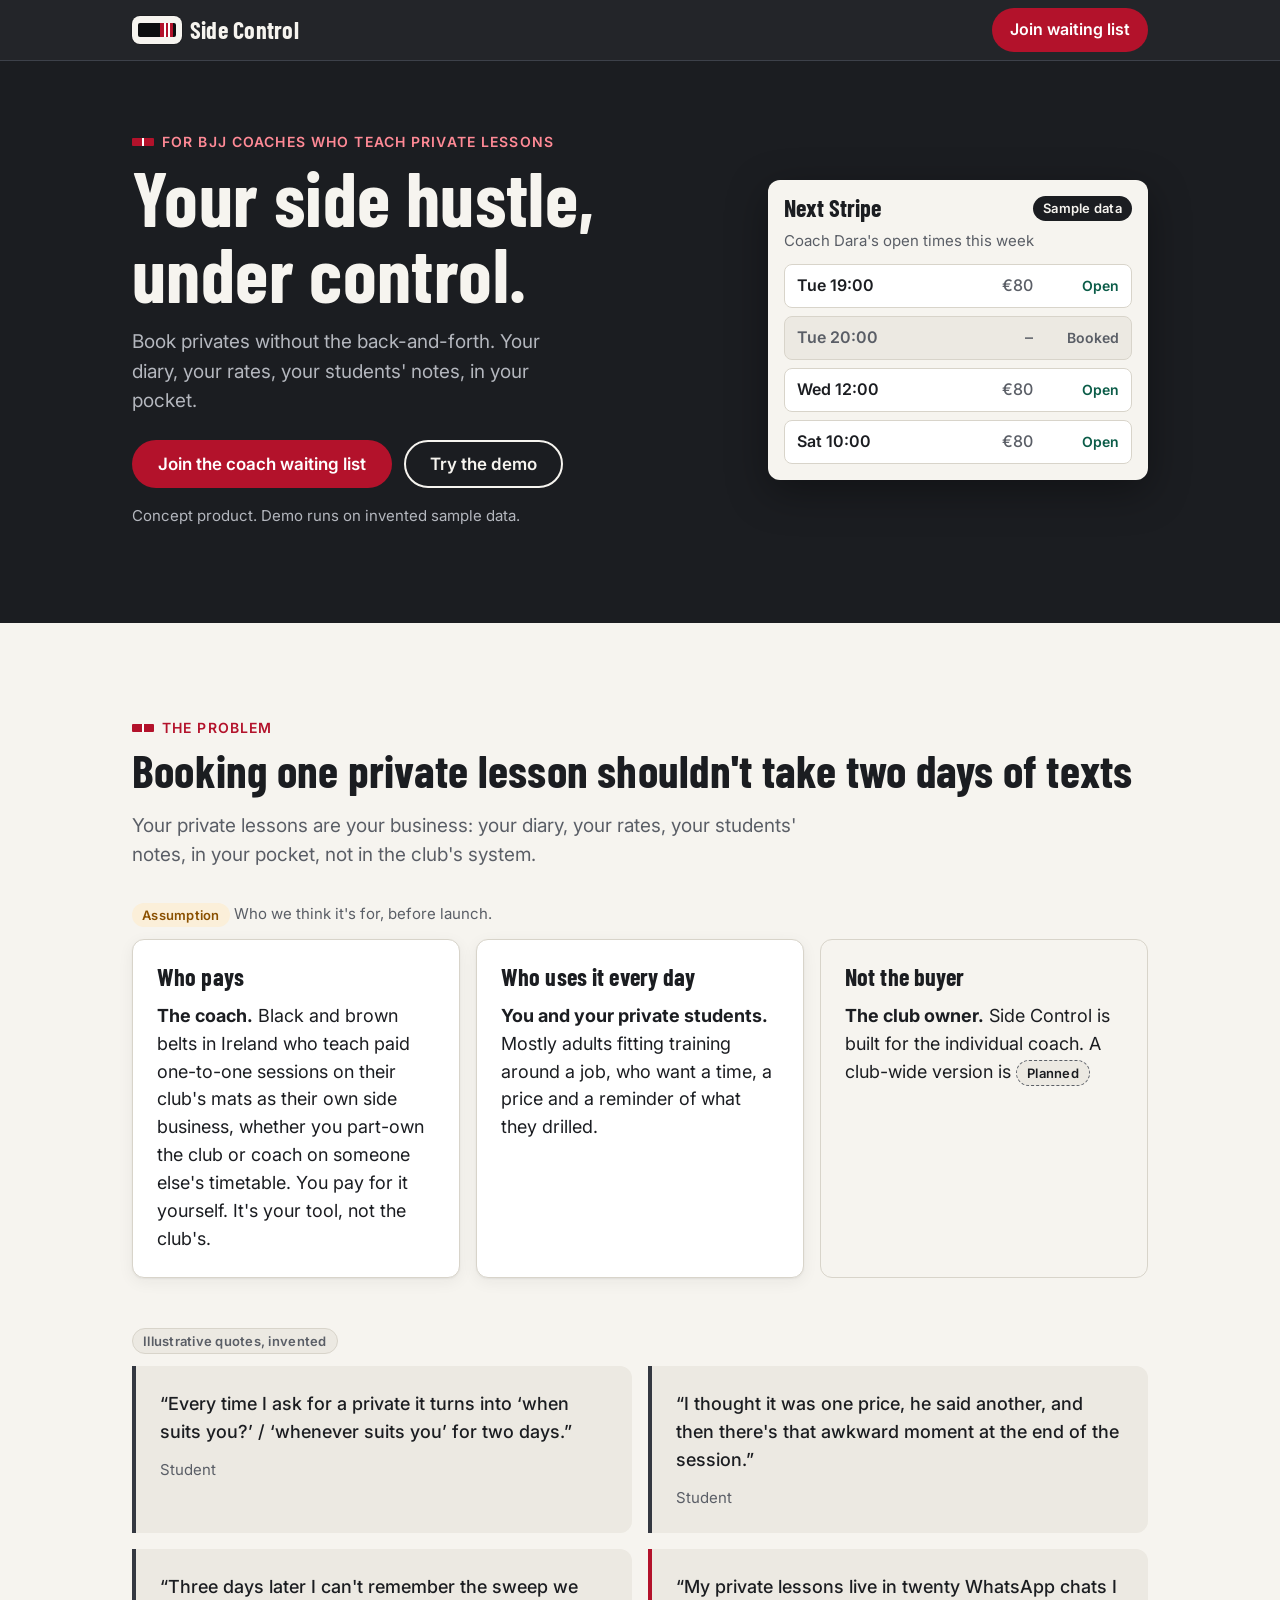
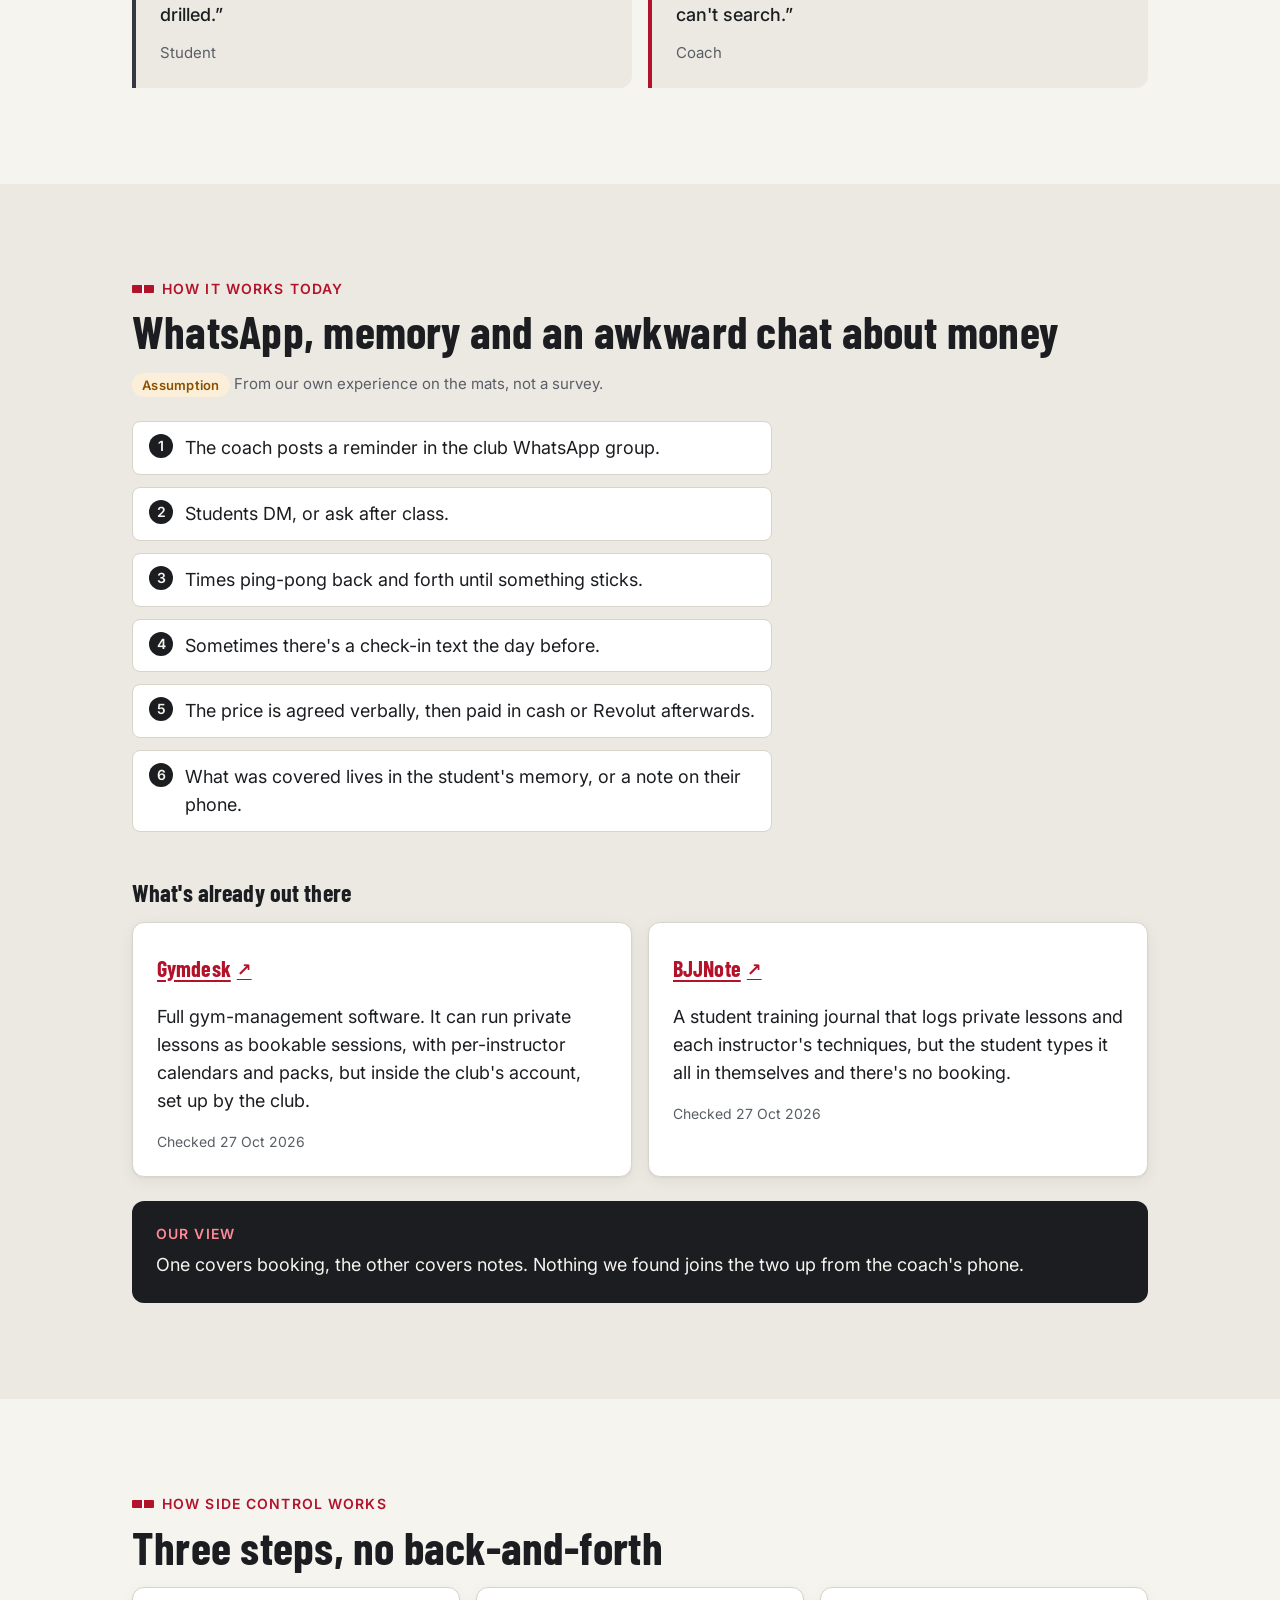
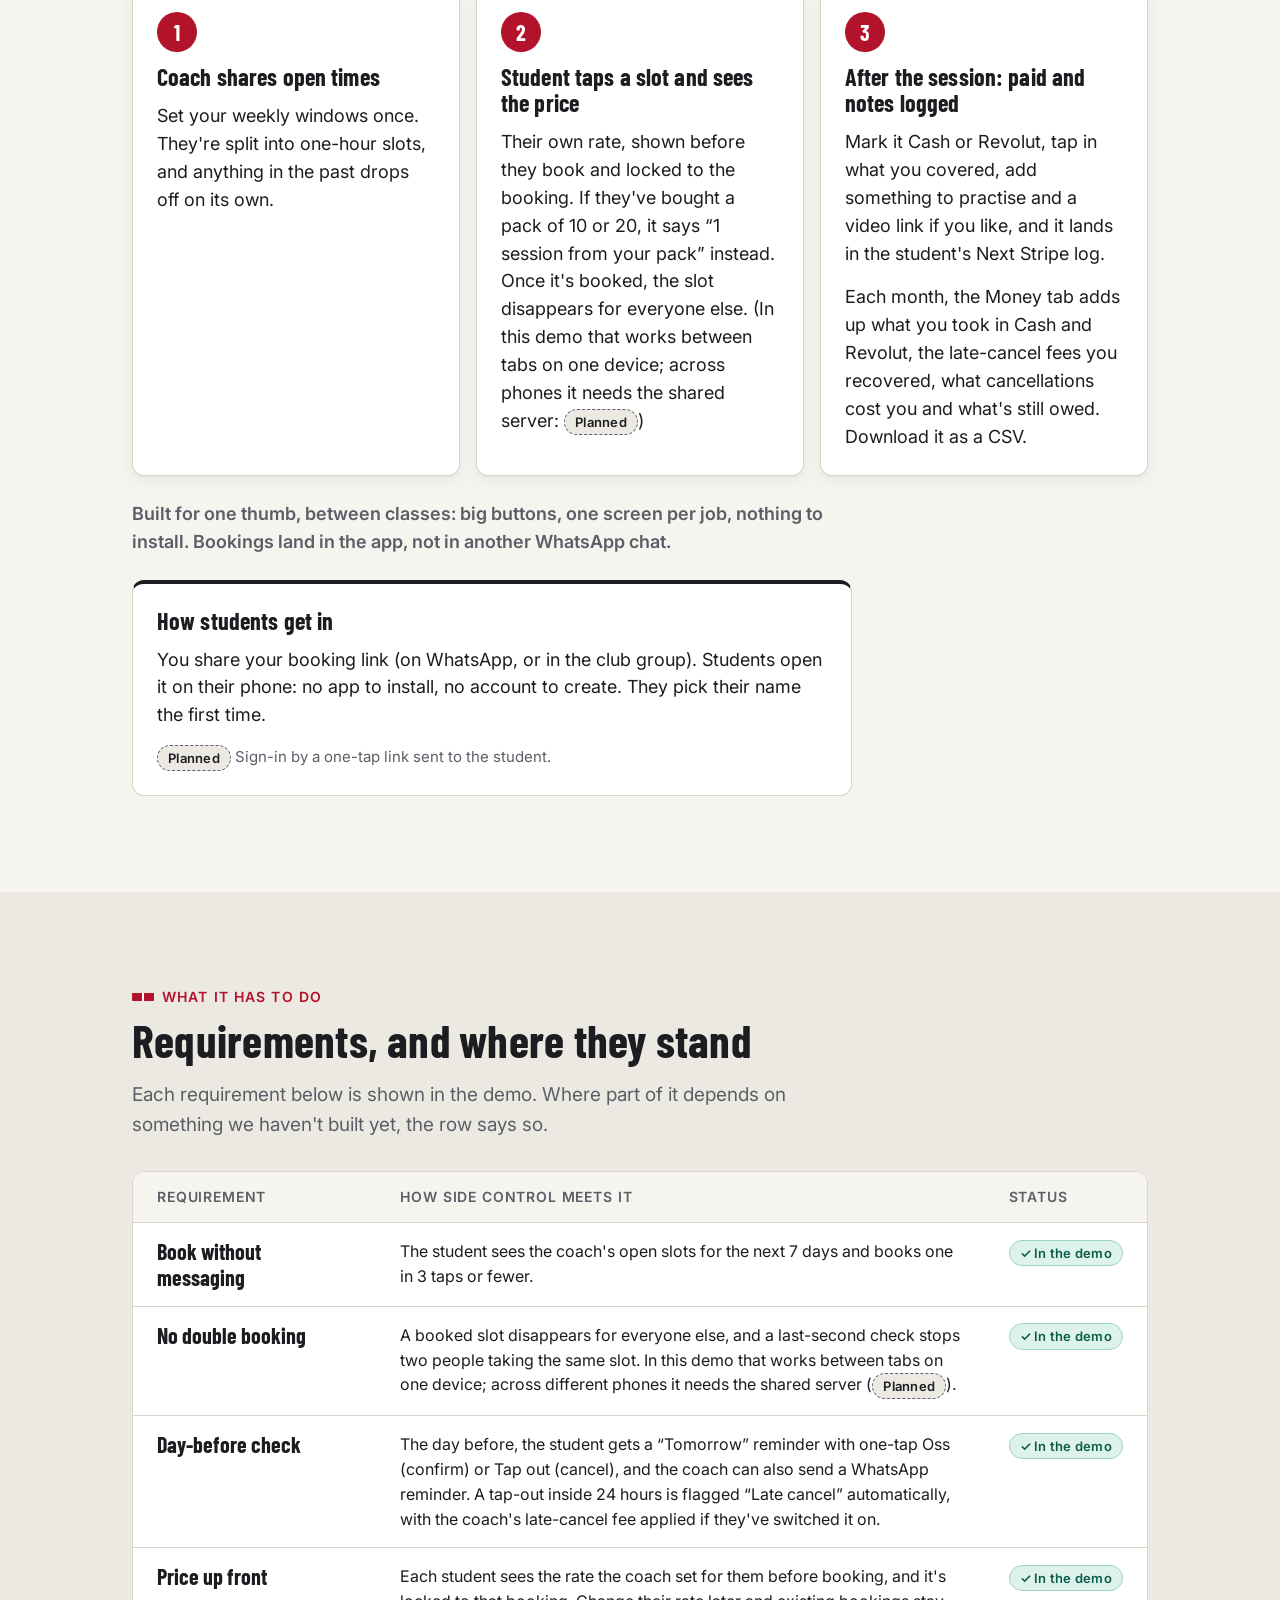
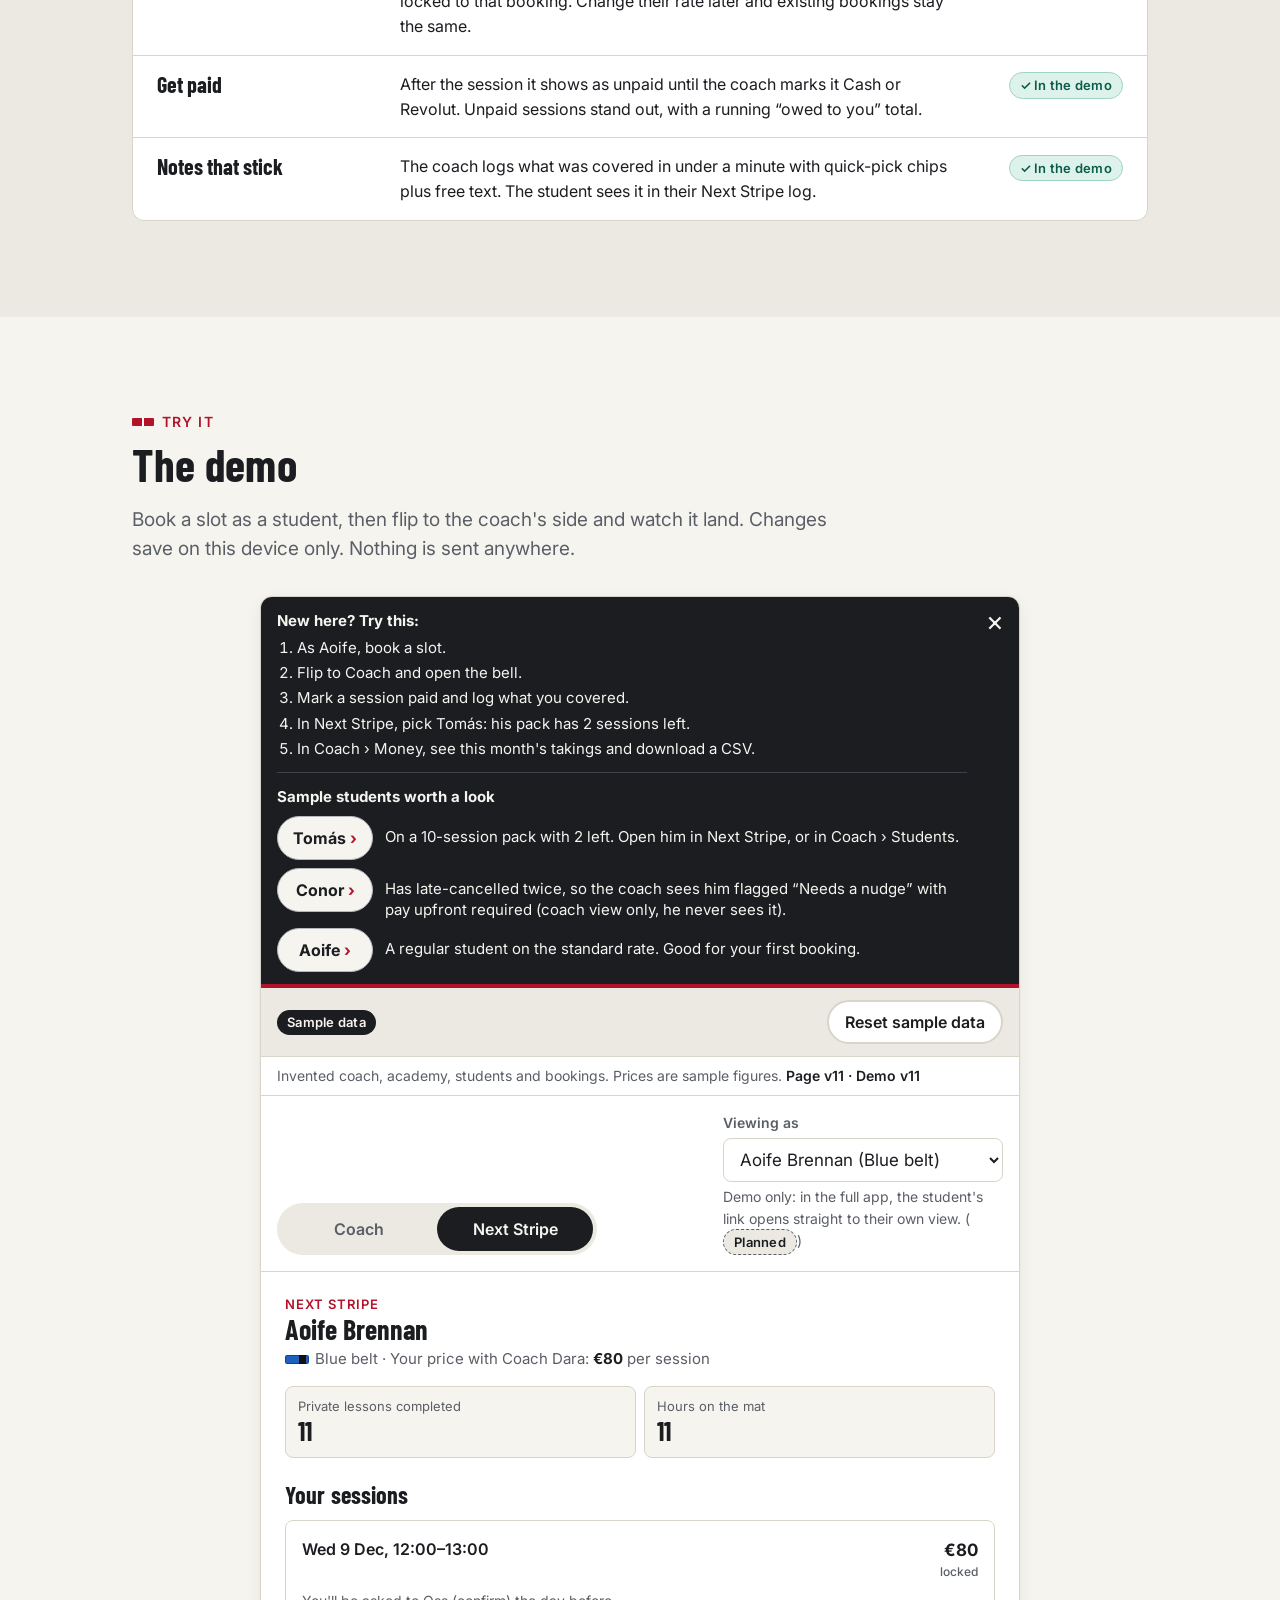
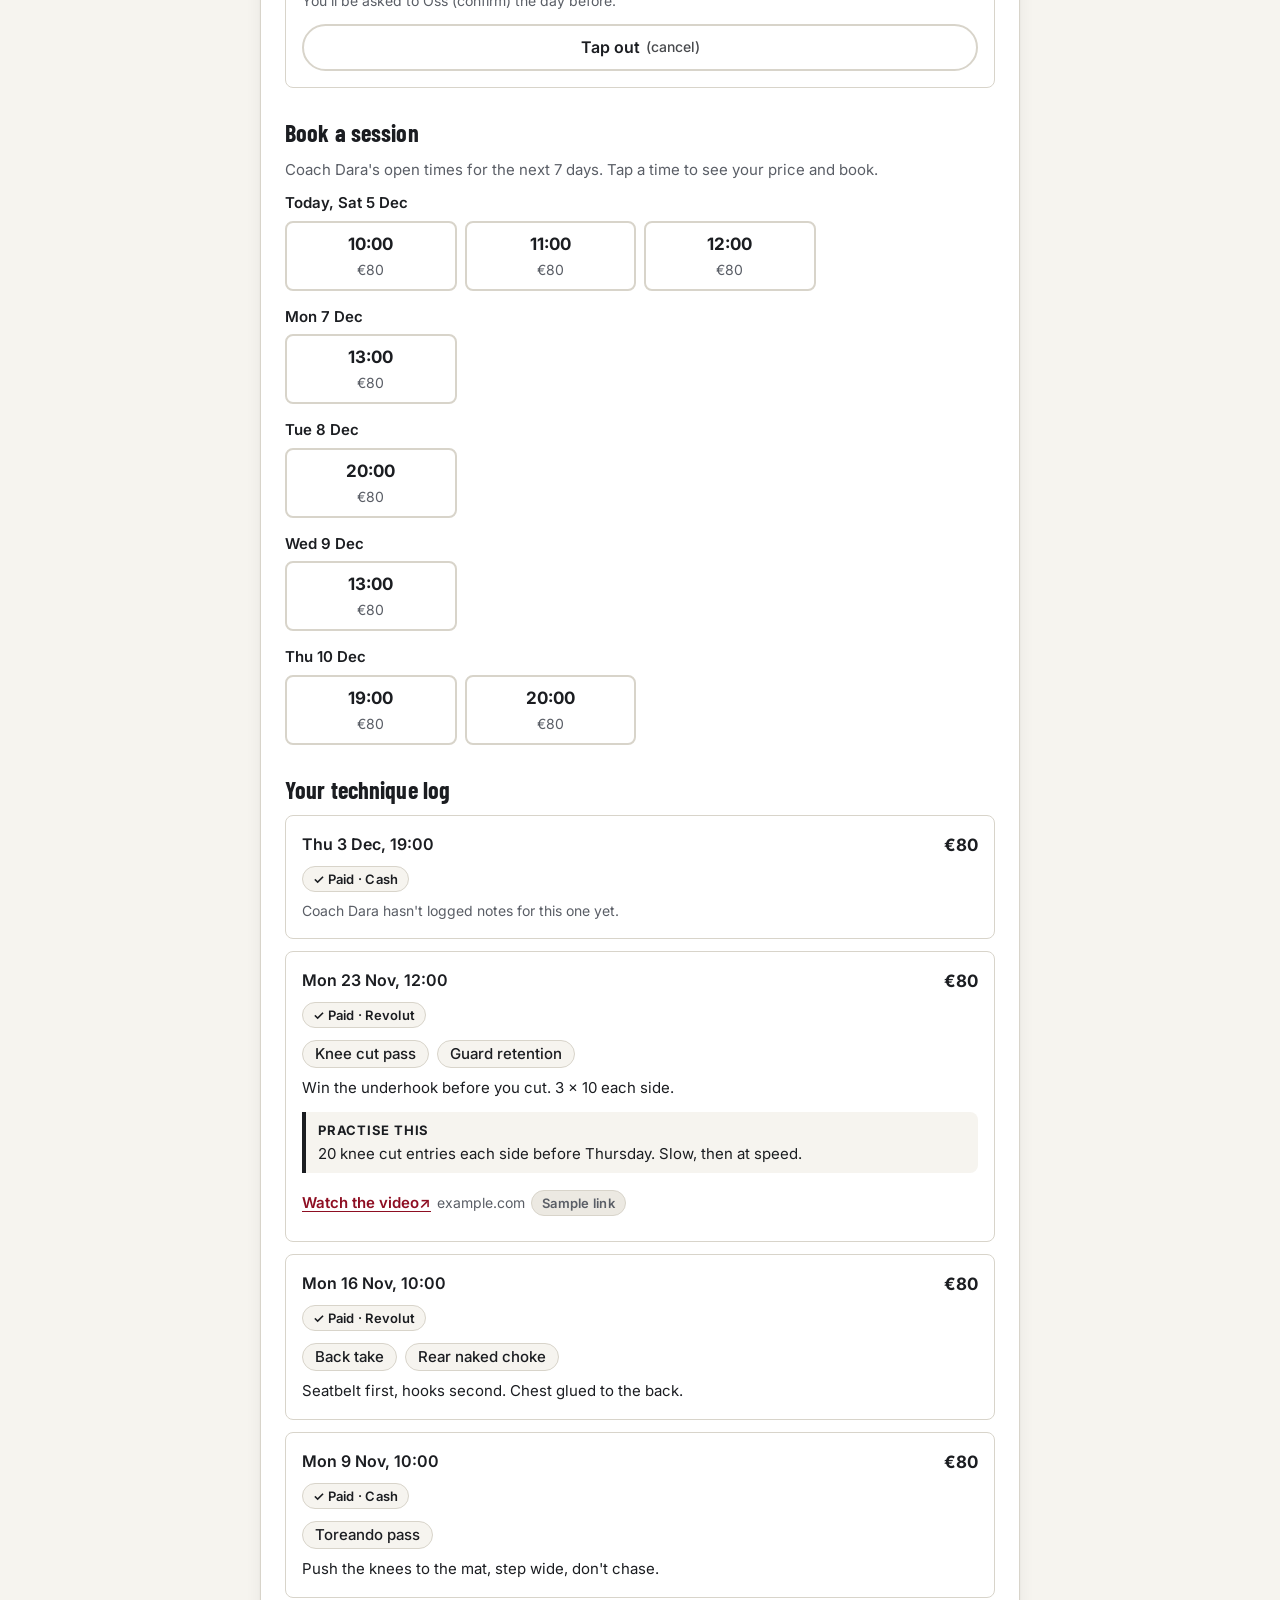
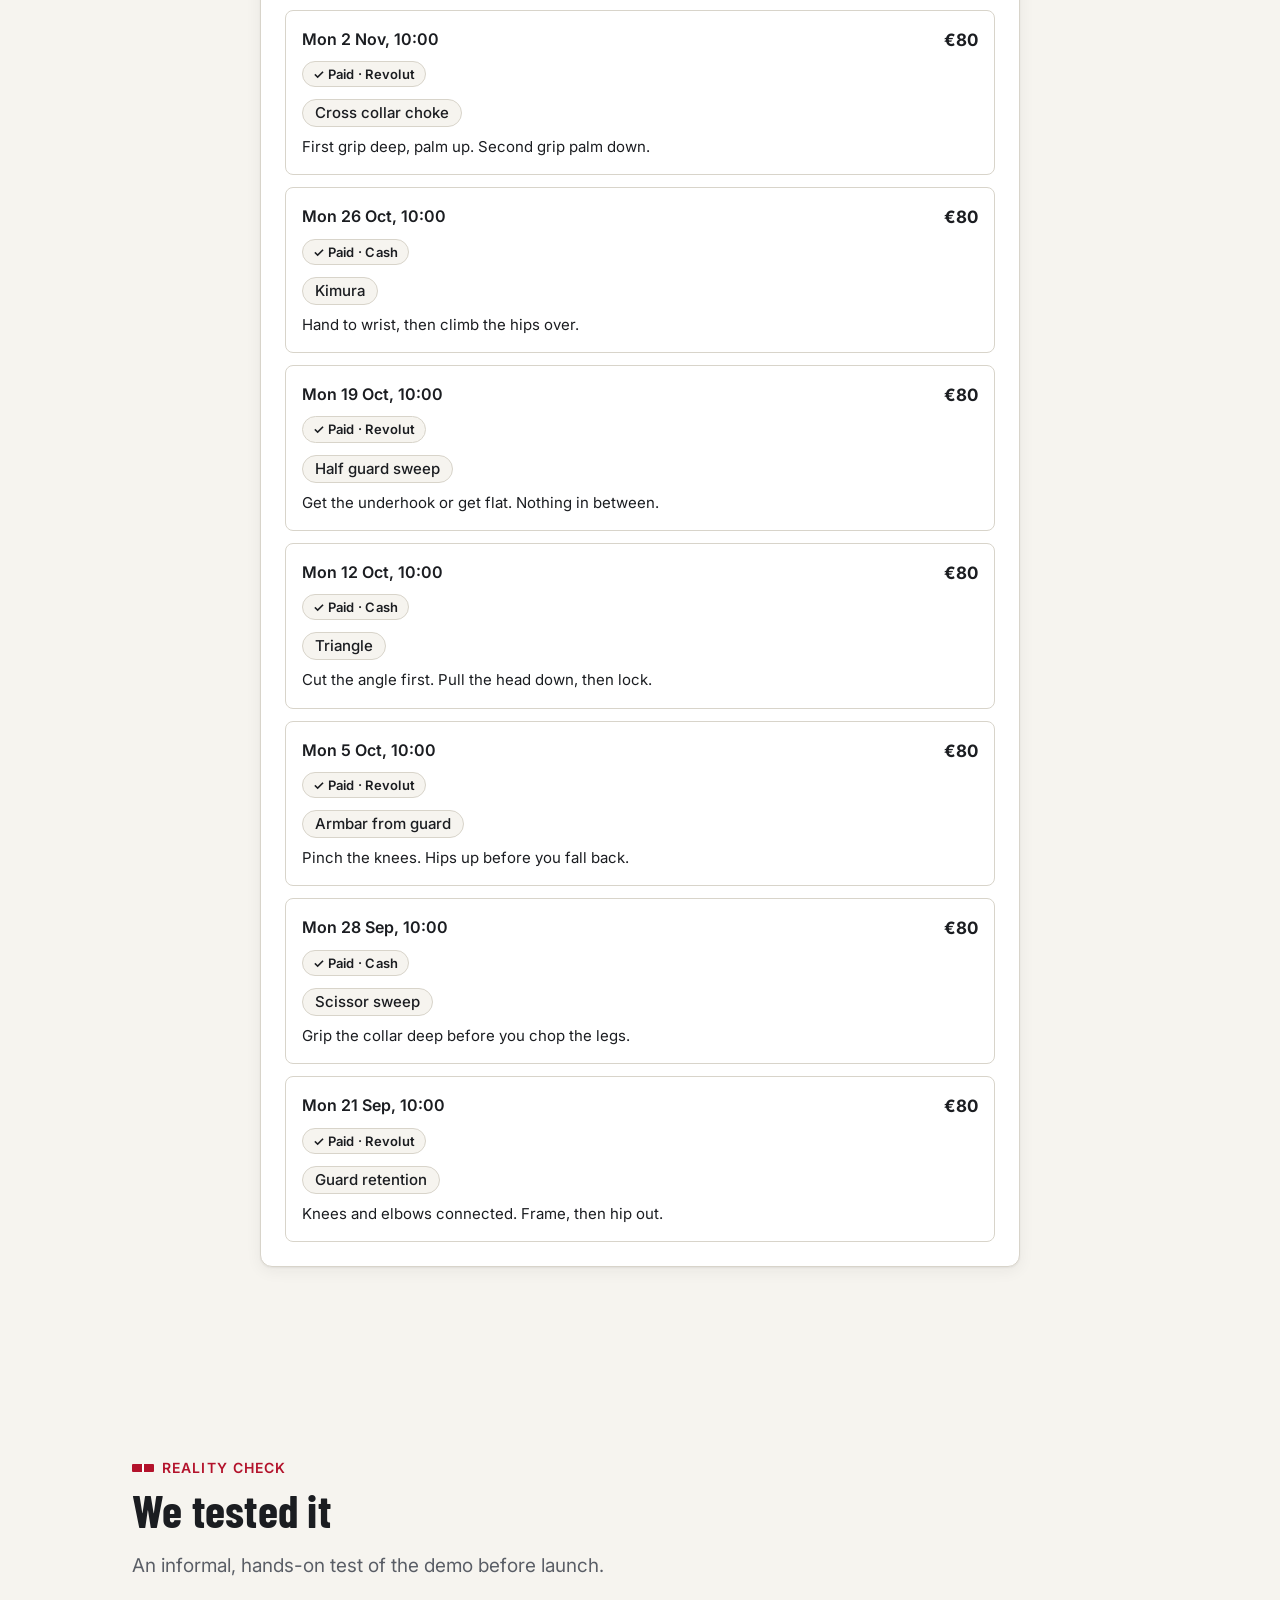
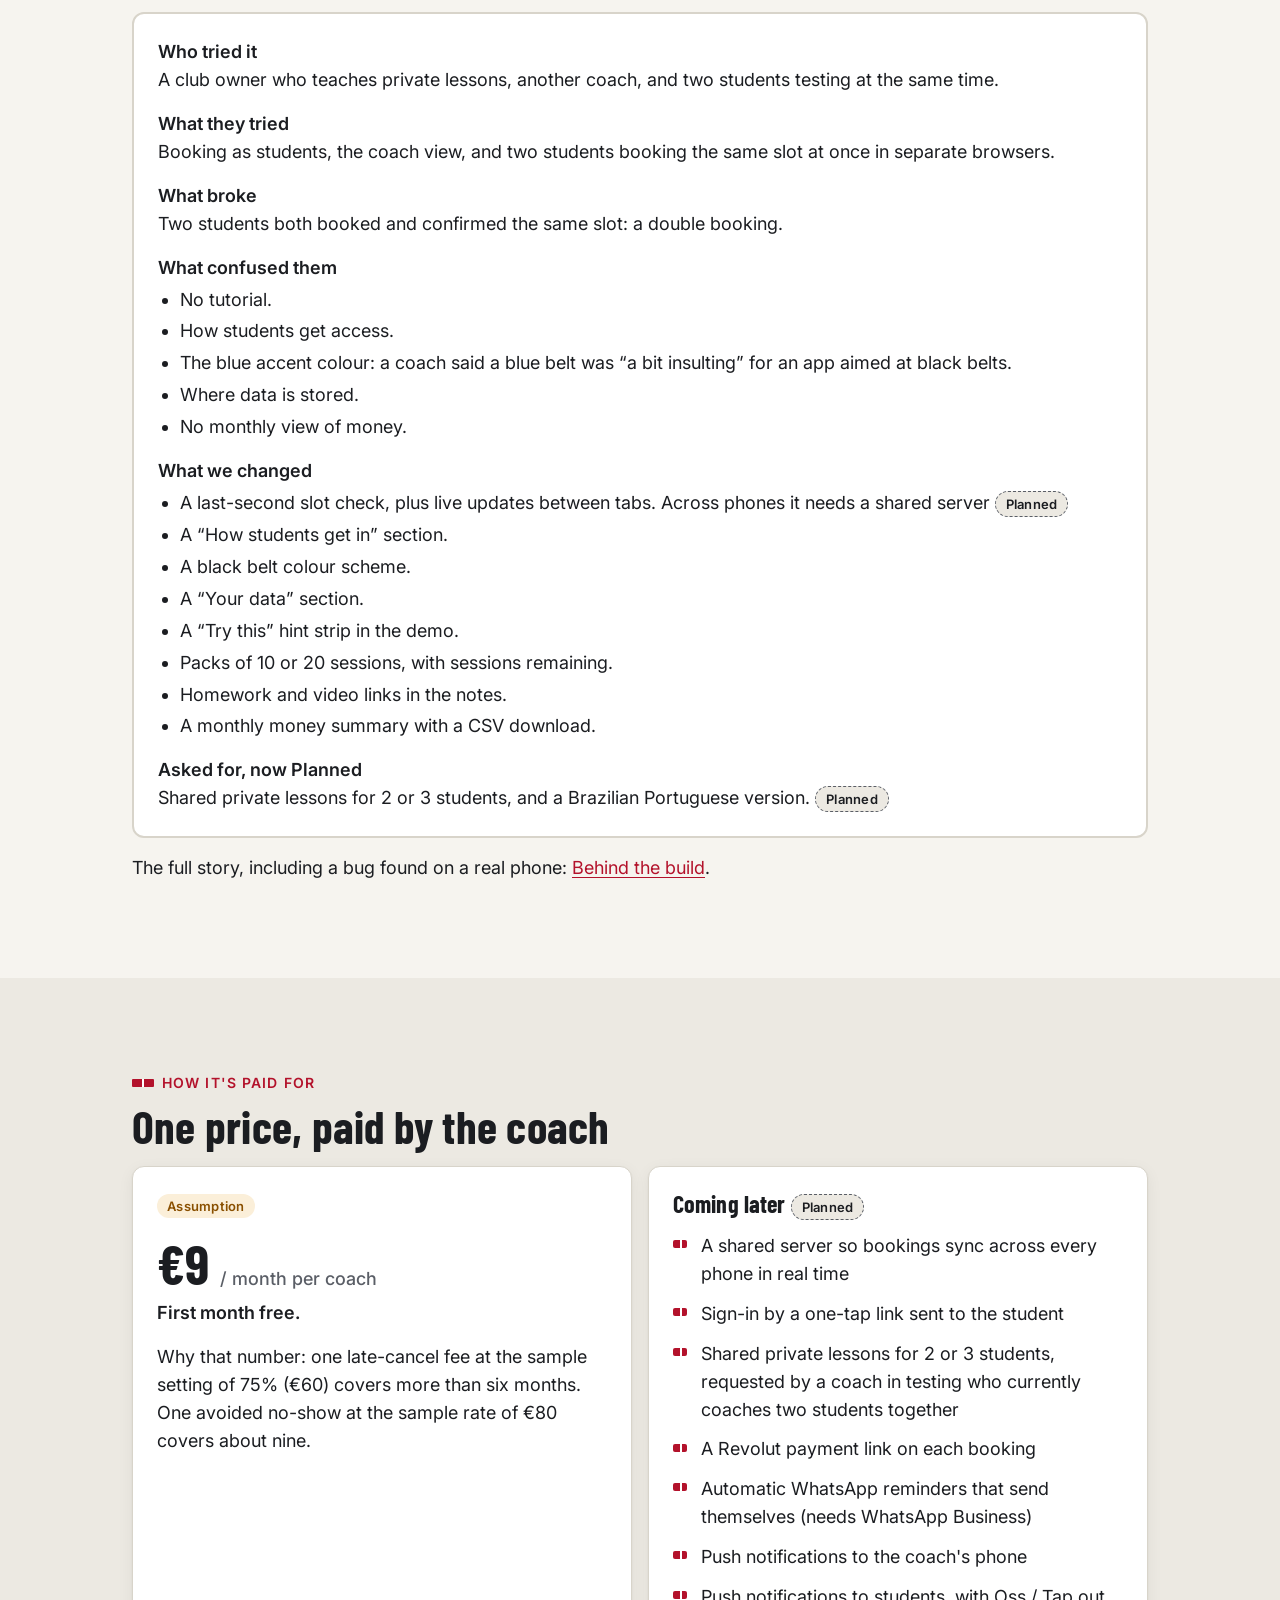
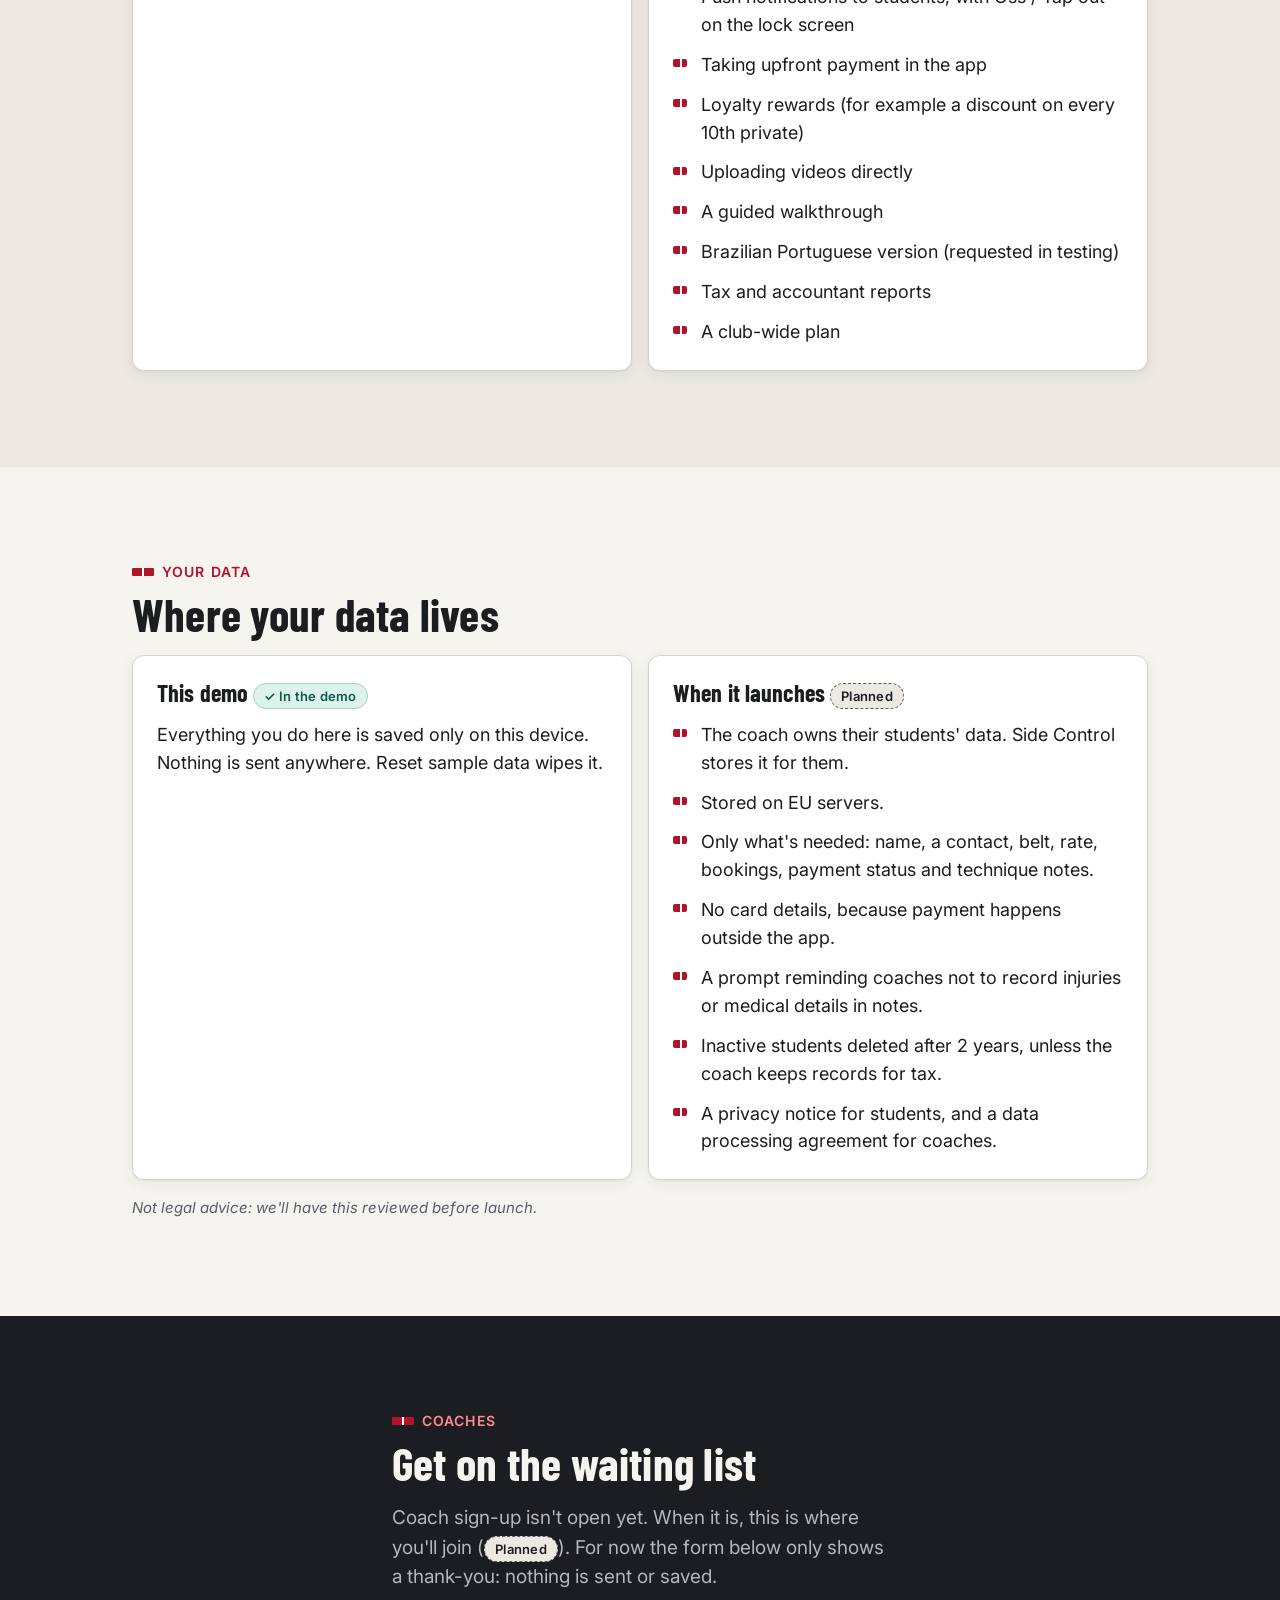
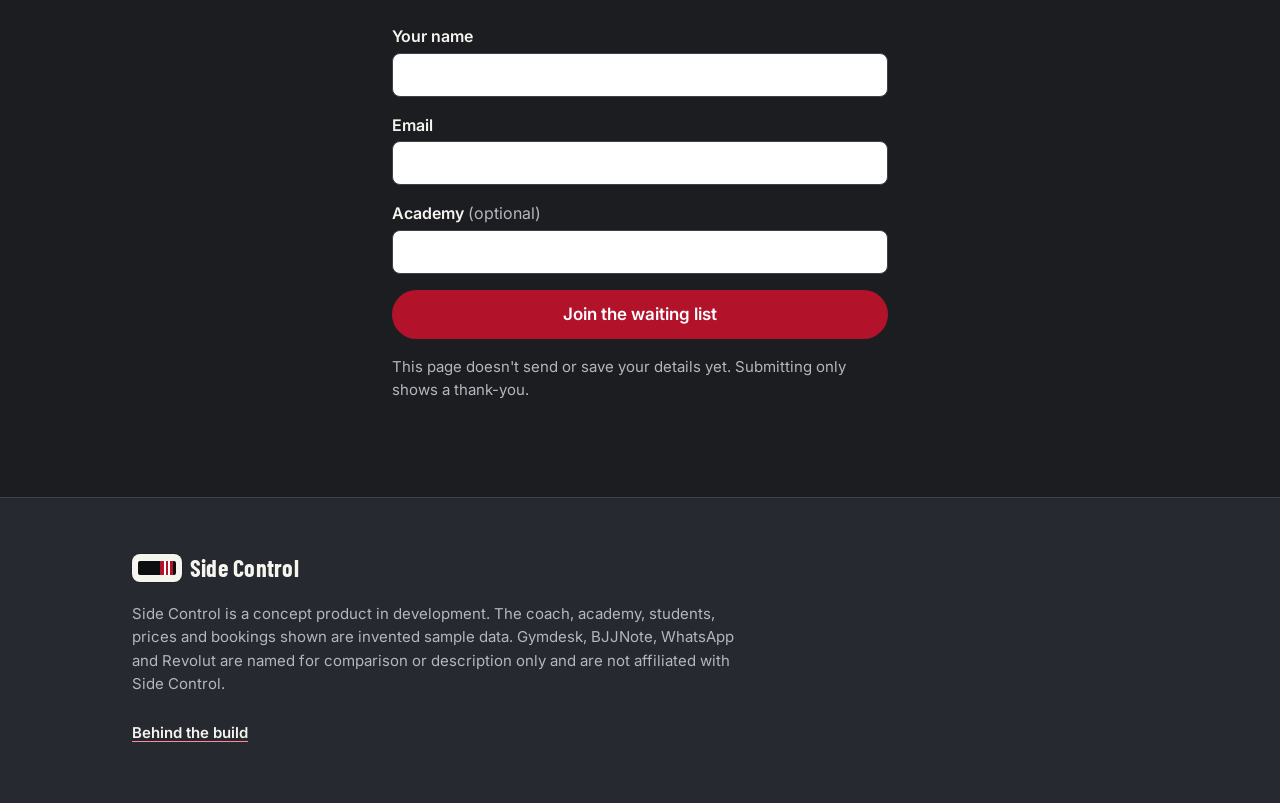
<file: index.html>
<!doctype html>
<html lang="en-IE">
<head>
  <meta charset="utf-8">
  <meta name="viewport" content="width=device-width, initial-scale=1">
  <title>Side Control: book private lessons without the back-and-forth</title>
  <meta name="description" content="Side Control is a concept private-lesson book for BJJ coaches: open times, bookings, rates, payments and technique notes in your pocket. Try the demo on invented sample data.">
  <meta name="theme-color" content="#1b1d21">
  <link rel="preconnect" href="https://fonts.googleapis.com">
  <link rel="preconnect" href="https://fonts.gstatic.com" crossorigin>
  <link href="https://fonts.googleapis.com/css2?family=Barlow+Condensed:wght@600;700&family=Inter:wght@400;500;600;700&display=swap" rel="stylesheet">
  <link rel="stylesheet" href="styles.css?v=11">
  <script>
    /* Safety net (old-style JS on purpose, so it runs on any browser):
       if the demo fails to start, say so inside the demo panel instead of leaving it blank. */
    (function () {
      function show(msg) {
        var el = document.getElementById("demo-app");
        if (!el) return;
        var p = document.createElement("p");
        p.className = "demo__empty demo__error";
        p.textContent = "The demo hit an error: " + msg;
        if (el.getAttribute("data-ready")) { el.insertBefore(p, el.firstChild); } else { el.innerHTML = ""; el.appendChild(p); }
      }
      window.addEventListener("error", function (e) { show(e && e.message ? e.message : "unknown error"); });
      window.addEventListener("load", function () {
        setTimeout(function () {
          var el = document.getElementById("demo-app");
          if (el && !el.getAttribute("data-ready") && !el.querySelector(".demo__error")) {
            show("the demo script didn't start. Try refreshing the page.");
          }
        }, 2500);
      });
    })();
  </script>
</head>
<body>
  <a class="skip-link" href="#main">Skip to content</a>

  <header class="site-header">
    <div class="container site-header__inner">
      <a class="brand" href="#top" aria-label="Side Control, back to top">
        <span class="brand__belt" aria-hidden="true"></span>
        <span class="brand__name">Side Control</span>
      </a>
      <a class="btn btn--small btn--primary" href="#waitlist">Join waiting list</a>
    </div>
  </header>

  <main id="main">
    <!-- 1. Hero -->
    <section class="hero" id="top">
      <div class="container hero__inner">
        <div class="hero__copy">
          <p class="eyebrow eyebrow--on-dark">For BJJ coaches who teach private lessons</p>
          <h1 class="hero__title">Your side hustle, under control.</h1>
          <p class="hero__lead">Book privates without the back-and-forth. Your diary, your rates, your students' notes, in your pocket.</p>
          <div class="hero__actions">
            <a class="btn btn--primary" href="#waitlist">Join the coach waiting list</a>
            <a class="btn btn--ghost" href="#demo">Try the demo</a>
          </div>
          <p class="hero__note">Concept product. Demo runs on invented sample data.</p>
        </div>

        <div class="hero__card" aria-label="Example of the student booking screen, sample data">
          <div class="mini">
            <div class="mini__head">
              <span class="mini__title">Next Stripe</span>
              <span class="tag tag--sample">Sample data</span>
            </div>
            <p class="mini__sub">Coach Dara's open times this week</p>
            <ul class="mini__slots">
              <li class="mini__slot"><span>Tue 19:00</span><span class="mini__price">€80</span><span class="mini__state mini__state--open">Open</span></li>
              <li class="mini__slot mini__slot--taken"><span>Tue 20:00</span><span class="mini__price">–</span><span class="mini__state">Booked</span></li>
              <li class="mini__slot"><span>Wed 12:00</span><span class="mini__price">€80</span><span class="mini__state mini__state--open">Open</span></li>
              <li class="mini__slot"><span>Sat 10:00</span><span class="mini__price">€80</span><span class="mini__state mini__state--open">Open</span></li>
            </ul>
          </div>
        </div>
      </div>
    </section>

    <!-- 2. The problem -->
    <section class="section" id="problem" aria-labelledby="problem-title">
      <div class="container">
        <p class="eyebrow">The problem</p>
        <h2 id="problem-title">Booking one private lesson shouldn't take two days of texts</h2>
        <p class="lead">Your private lessons are your business: your diary, your rates, your students' notes, in your pocket, not in the club's system.</p>

        <p class="who__label"><span class="tag tag--assumption">Assumption</span> Who we think it's for, before launch.</p>
        <div class="grid grid--3 who">
          <article class="card">
            <h3 class="card__title">Who pays</h3>
            <p><strong>The coach.</strong> Black and brown belts in Ireland who teach paid one-to-one sessions on their club's mats as their own side business, whether you part-own the club or coach on someone else's timetable. You pay for it yourself. It's your tool, not the club's.</p>
          </article>
          <article class="card">
            <h3 class="card__title">Who uses it every day</h3>
            <p><strong>You and your private students.</strong> Mostly adults fitting training around a job, who want a time, a price and a reminder of what they drilled.</p>
          </article>
          <article class="card card--muted">
            <h3 class="card__title">Not the buyer</h3>
            <p><strong>The club owner.</strong> Side Control is built for the individual coach. A club-wide version is <span class="tag tag--planned">Planned</span></p>
          </article>
        </div>

        <div class="quotes">
          <p class="quotes__label"><span class="tag tag--invented">Illustrative quotes, invented</span></p>
          <div class="grid grid--2">
            <blockquote class="quote">
              <p>“Every time I ask for a private it turns into ‘when suits you?’ / ‘whenever suits you’ for two days.”</p>
              <footer>Student</footer>
            </blockquote>
            <blockquote class="quote">
              <p>“I thought it was one price, he said another, and then there's that awkward moment at the end of the session.”</p>
              <footer>Student</footer>
            </blockquote>
            <blockquote class="quote">
              <p>“Three days later I can't remember the sweep we drilled.”</p>
              <footer>Student</footer>
            </blockquote>
            <blockquote class="quote quote--coach">
              <p>“My private lessons live in twenty WhatsApp chats I can't search.”</p>
              <footer>Coach</footer>
            </blockquote>
          </div>
        </div>
      </div>
    </section>

    <!-- 3. How coaches cope today + alternatives -->
    <section class="section section--alt" id="today" aria-labelledby="today-title">
      <div class="container">
        <p class="eyebrow">How it works today</p>
        <h2 id="today-title">WhatsApp, memory and an awkward chat about money</h2>

        <p class="who__label"><span class="tag tag--assumption">Assumption</span> From our own experience on the mats, not a survey.</p>
        <ol class="steps-today">
          <li>The coach posts a reminder in the club WhatsApp group.</li>
          <li>Students DM, or ask after class.</li>
          <li>Times ping-pong back and forth until something sticks.</li>
          <li>Sometimes there's a check-in text the day before.</li>
          <li>The price is agreed verbally, then paid in cash or Revolut afterwards.</li>
          <li>What was covered lives in the student's memory, or a note on their phone.</li>
        </ol>

        <h3 class="subhead">What's already out there</h3>
        <div class="grid grid--2">
          <article class="card alt">
            <h4 class="alt__name"><a href="https://docs.gymdesk.com/en/help/docs/add-on-sessions" target="_blank" rel="noopener noreferrer">Gymdesk</a></h4>
            <p>Full gym-management software. It can run private lessons as bookable sessions, with per-instructor calendars and packs, but inside the club's account, set up by the club.</p>
            <p class="alt__checked">Checked 27 Oct 2026</p>
          </article>
          <article class="card alt">
            <h4 class="alt__name"><a href="https://apps.apple.com/us/app/bjjnote-bjj-training-journal/id6746068256" target="_blank" rel="noopener noreferrer">BJJNote</a></h4>
            <p>A student training journal that logs private lessons and each instructor's techniques, but the student types it all in themselves and there's no booking.</p>
            <p class="alt__checked">Checked 27 Oct 2026</p>
          </article>
        </div>

        <aside class="callout">
          <p class="callout__label">Our view</p>
          <p>One covers booking, the other covers notes. Nothing we found joins the two up from the coach's phone.</p>
        </aside>
      </div>
    </section>

    <!-- 4. The solution in three steps -->
    <section class="section" id="how" aria-labelledby="how-title">
      <div class="container">
        <p class="eyebrow">How Side Control works</p>
        <h2 id="how-title">Three steps, no back-and-forth</h2>
        <ol class="grid grid--3 how">
          <li class="card how__step">
            <span class="how__num" aria-hidden="true">1</span>
            <h3 class="card__title">Coach shares open times</h3>
            <p>Set your weekly windows once. They're split into one-hour slots, and anything in the past drops off on its own.</p>
          </li>
          <li class="card how__step">
            <span class="how__num" aria-hidden="true">2</span>
            <h3 class="card__title">Student taps a slot and sees the price</h3>
            <p>Their own rate, shown before they book and locked to the booking. If they've bought a pack of 10 or 20, it says “1 session from your pack” instead. Once it's booked, the slot disappears for everyone else. (In this demo that works between tabs on one device; across phones it needs the shared server: <span class="tag tag--planned">Planned</span>)</p>
          </li>
          <li class="card how__step">
            <span class="how__num" aria-hidden="true">3</span>
            <h3 class="card__title">After the session: paid and notes logged</h3>
            <p>Mark it Cash or Revolut, tap in what you covered, add something to practise and a video link if you like, and it lands in the student's Next Stripe log.</p>
            <p>Each month, the Money tab adds up what you took in Cash and Revolut, the late-cancel fees you recovered, what cancellations cost you and what's still owed. Download it as a CSV.</p>
          </li>
        </ol>
        <p class="how__note">Built for one thumb, between classes: big buttons, one screen per job, nothing to install. Bookings land in the app, not in another WhatsApp chat.</p>

        <aside class="access" aria-labelledby="access-title">
          <h3 class="access__title" id="access-title">How students get in</h3>
          <p>You share your booking link (on WhatsApp, or in the club group). Students open it on their phone: no app to install, no account to create. They pick their name the first time.</p>
          <p class="access__planned"><span class="tag tag--planned">Planned</span> Sign-in by a one-tap link sent to the student.</p>
        </aside>
      </div>
    </section>

    <!-- 5. Requirements table -->
    <section class="section section--alt" id="requirements" aria-labelledby="req-title">
      <div class="container">
        <p class="eyebrow">What it has to do</p>
        <h2 id="req-title">Requirements, and where they stand</h2>
        <p class="lead">Each requirement below is shown in the demo. Where part of it depends on something we haven't built yet, the row says so.</p>

        <table class="req">
          <thead>
            <tr>
              <th scope="col">Requirement</th>
              <th scope="col">How Side Control meets it</th>
              <th scope="col">Status</th>
            </tr>
          </thead>
          <tbody>
            <tr>
              <th scope="row" data-label="Requirement">Book without messaging</th>
              <td data-label="How">The student sees the coach's open slots for the next 7 days and books one in 3 taps or fewer.</td>
              <td data-label="Status"><span class="tag tag--live">In the demo</span></td>
            </tr>
            <tr>
              <th scope="row" data-label="Requirement">No double booking</th>
              <td data-label="How">A booked slot disappears for everyone else, and a last-second check stops two people taking the same slot. In this demo that works between tabs on one device; across different phones it needs the shared server (<span class="tag tag--planned">Planned</span>).</td>
              <td data-label="Status"><span class="tag tag--live">In the demo</span></td>
            </tr>
            <tr>
              <th scope="row" data-label="Requirement">Day-before check</th>
              <td data-label="How">The day before, the student gets a “Tomorrow” reminder with one-tap Oss (confirm) or Tap out (cancel), and the coach can also send a WhatsApp reminder. A tap-out inside 24 hours is flagged “Late cancel” automatically, with the coach's late-cancel fee applied if they've switched it on.</td>
              <td data-label="Status"><span class="tag tag--live">In the demo</span></td>
            </tr>
            <tr>
              <th scope="row" data-label="Requirement">Price up front</th>
              <td data-label="How">Each student sees the rate the coach set for them before booking, and it's locked to that booking. Change their rate later and existing bookings stay the same.</td>
              <td data-label="Status"><span class="tag tag--live">In the demo</span></td>
            </tr>
            <tr>
              <th scope="row" data-label="Requirement">Get paid</th>
              <td data-label="How">After the session it shows as unpaid until the coach marks it Cash or Revolut. Unpaid sessions stand out, with a running “owed to you” total.</td>
              <td data-label="Status"><span class="tag tag--live">In the demo</span></td>
            </tr>
            <tr>
              <th scope="row" data-label="Requirement">Notes that stick</th>
              <td data-label="How">The coach logs what was covered in under a minute with quick-pick chips plus free text. The student sees it in their Next Stripe log.</td>
              <td data-label="Status"><span class="tag tag--live">In the demo</span></td>
            </tr>
          </tbody>
        </table>
      </div>
    </section>

    <!-- 6. The demo -->
    <section class="section section--demo" id="demo" aria-labelledby="demo-title">
      <div class="container">
        <p class="eyebrow">Try it</p>
        <h2 id="demo-title">The demo</h2>
        <p class="lead">Book a slot as a student, then flip to the coach's side and watch it land. Changes save on this device only. Nothing is sent anywhere.</p>

        <div class="demo">
          <div class="hint" id="demo-hint" role="note" aria-label="Tips for trying the demo">
            <p class="hint__title">New here? Try this:</p>
            <ol class="hint__steps">
              <li>As Aoife, book a slot.</li>
              <li>Flip to Coach and open the bell.</li>
              <li>Mark a session paid and log what you covered.</li>
              <li>In Next Stripe, pick Tomás: his pack has 2 sessions left.</li>
              <li>In Coach › Money, see this month's takings and download a CSV.</li>
            </ol>
            <div class="samples" role="group" aria-labelledby="samples-title">
              <p class="samples__title" id="samples-title">Sample students worth a look</p>
              <ul class="samples__list">
                <li><button type="button" class="samples__name" data-jump="student" data-sid="s4" aria-label="Tomás: open his Next Stripe view">Tomás</button>
                  <span>On a 10-session pack with 2 left. Open him in Next Stripe, or in Coach › Students.</span></li>
                <li><button type="button" class="samples__name" data-jump="coach-card" data-sid="s2" aria-label="Conor: open his card in the Coach view">Conor</button>
                  <span>Has late-cancelled twice, so the coach sees him flagged “Needs a nudge” with pay upfront required (coach view only, he never sees it).</span></li>
                <li><button type="button" class="samples__name" data-jump="student" data-sid="s1" aria-label="Aoife: open her Next Stripe view">Aoife</button>
                  <span>A regular student on the standard rate. Good for your first booking.</span></li>
              </ul>
            </div>
            <button type="button" class="hint__close" id="demo-hint-close" aria-label="Dismiss these tips and sample students">×</button>
          </div>
          <div class="demo__bar">
            <span class="tag tag--sample">Sample data</span>
            <button type="button" class="btn btn--small btn--quiet" id="reset-demo">Reset sample data</button>
          </div>
          <p class="demo__disclaimer">Invented coach, academy, students and bookings. Prices are sample figures. <span class="demo__version">Page v11 · Demo v<span id="demo-version">(not loaded)</span></span></p>

          <div class="demo__controls">
            <div class="toggle" role="group" aria-label="Choose a view">
              <button type="button" class="toggle__btn" data-view="coach" aria-pressed="true">Coach</button>
              <button type="button" class="toggle__btn" data-view="student" aria-pressed="false">Next Stripe</button>
            </div>
            <div class="picker-wrap" id="student-picker-wrap" hidden>
              <label class="picker">
                <span class="picker__label">Viewing as</span>
                <select id="student-picker" class="picker__select" aria-describedby="picker-note"></select>
              </label>
              <p class="picker__note" id="picker-note">Demo only: in the full app, the student's link opens straight to their own view. (<span class="tag tag--planned">Planned</span>)</p>
            </div>
          </div>

          <div class="demo__app" id="demo-app" aria-live="polite">
            <p class="demo__empty">Loading the demo…</p>
            <noscript><p class="demo__empty">The demo needs JavaScript switched on.</p></noscript>
          </div>
        </div>
      </div>
    </section>

    <!-- 7. We tested it -->
    <section class="section" id="tested" aria-labelledby="tested-title">
      <div class="container">
        <p class="eyebrow">Reality check</p>
        <h2 id="tested-title">We tested it</h2>
        <p class="lead">An informal, hands-on test of the demo before launch.</p>
        <div class="placeholder tested">
          <dl class="placeholder__list">
            <div><dt>Who tried it</dt><dd>A club owner who teaches private lessons, another coach, and two students testing at the same time.</dd></div>
            <div><dt>What they tried</dt><dd>Booking as students, the coach view, and two students booking the same slot at once in separate browsers.</dd></div>
            <div><dt>What broke</dt><dd>Two students both booked and confirmed the same slot: a double booking.</dd></div>
            <div><dt>What confused them</dt><dd>
              <ul class="tested__list">
                <li>No tutorial.</li>
                <li>How students get access.</li>
                <li>The blue accent colour: a coach said a blue belt was “a bit insulting” for an app aimed at black belts.</li>
                <li>Where data is stored.</li>
                <li>No monthly view of money.</li>
              </ul></dd></div>
            <div><dt>What we changed</dt><dd>
              <ul class="tested__list">
                <li>A last-second slot check, plus live updates between tabs. Across phones it needs a shared server <span class="tag tag--planned">Planned</span></li>
                <li>A “How students get in” section.</li>
                <li>A black belt colour scheme.</li>
                <li>A “Your data” section.</li>
                <li>A “Try this” hint strip in the demo.</li>
                <li>Packs of 10 or 20 sessions, with sessions remaining.</li>
                <li>Homework and video links in the notes.</li>
                <li>A monthly money summary with a CSV download.</li>
              </ul></dd></div>
            <div><dt>Asked for, now Planned</dt><dd>Shared private lessons for 2 or 3 students, and a Brazilian Portuguese version. <span class="tag tag--planned">Planned</span></dd></div>
          </dl>
        </div>
        <p class="tested__more">The full story, including a bug found on a real phone: <a href="notes.html#testing">Behind the build</a>.</p>
      </div>
    </section>

    <!-- 8. How it's paid for -->
    <section class="section section--alt" id="pricing" aria-labelledby="pricing-title">
      <div class="container">
        <p class="eyebrow">How it's paid for</p>
        <h2 id="pricing-title">One price, paid by the coach</h2>

        <div class="grid grid--2 pricing">
          <article class="card price">
            <p><span class="tag tag--assumption">Assumption</span></p>
            <p class="price__amount">€9 <span>/ month per coach</span></p>
            <p class="price__extra">First month free.</p>
            <p>Why that number: one late-cancel fee at the sample setting of 75% (€60) covers more than six months. One avoided no-show at the sample rate of €80 covers about nine.</p>
          </article>
          <article class="card">
            <h3 class="card__title">Coming later <span class="tag tag--planned">Planned</span></h3>
            <ul class="ticks">
              <li>A shared server so bookings sync across every phone in real time</li>
              <li>Sign-in by a one-tap link sent to the student</li>
              <li>Shared private lessons for 2 or 3 students, requested by a coach in testing who currently coaches two students together</li>
              <li>A Revolut payment link on each booking</li>
              <li>Automatic WhatsApp reminders that send themselves (needs WhatsApp Business)</li>
              <li>Push notifications to the coach's phone</li>
              <li>Push notifications to students, with Oss / Tap out on the lock screen</li>
              <li>Taking upfront payment in the app</li>
              <li>Loyalty rewards (for example a discount on every 10th private)</li>
              <li>Uploading videos directly</li>
              <li>A guided walkthrough</li>
              <li>Brazilian Portuguese version (requested in testing)</li>
              <li>Tax and accountant reports</li>
              <li>A club-wide plan</li>
            </ul>
          </article>
        </div>
      </div>
    </section>

    <!-- Your data -->
    <section class="section" id="your-data" aria-labelledby="data-title">
      <div class="container">
        <p class="eyebrow">Your data</p>
        <h2 id="data-title">Where your data lives</h2>

        <div class="grid grid--2">
          <article class="card">
            <h3 class="card__title">This demo <span class="tag tag--live">In the demo</span></h3>
            <p>Everything you do here is saved only on this device. Nothing is sent anywhere. Reset sample data wipes it.</p>
          </article>
          <article class="card">
            <h3 class="card__title">When it launches <span class="tag tag--planned">Planned</span></h3>
            <ul class="ticks">
              <li>The coach owns their students' data. Side Control stores it for them.</li>
              <li>Stored on EU servers.</li>
              <li>Only what's needed: name, a contact, belt, rate, bookings, payment status and technique notes.</li>
              <li>No card details, because payment happens outside the app.</li>
              <li>A prompt reminding coaches not to record injuries or medical details in notes.</li>
              <li>Inactive students deleted after 2 years, unless the coach keeps records for tax.</li>
              <li>A privacy notice for students, and a data processing agreement for coaches.</li>
            </ul>
          </article>
        </div>
        <p class="data__legal">Not legal advice: we'll have this reviewed before launch.</p>
      </div>
    </section>

    <!-- 9. Waiting list -->
    <section class="section section--dark" id="waitlist" aria-labelledby="waitlist-title">
      <div class="container container--narrow">
        <p class="eyebrow eyebrow--on-dark">Coaches</p>
        <h2 id="waitlist-title">Get on the waiting list</h2>
        <p class="lead">Coach sign-up isn't open yet. When it is, this is where you'll join (<span class="tag tag--planned">Planned</span>). For now the form below only shows a thank-you: nothing is sent or saved.</p>

        <form class="form" id="waitlist-form" novalidate>
          <div class="field">
            <label for="wl-name">Your name</label>
            <input id="wl-name" name="name" type="text" autocomplete="name" required>
          </div>
          <div class="field">
            <label for="wl-email">Email</label>
            <input id="wl-email" name="email" type="email" autocomplete="email" inputmode="email" required>
          </div>
          <div class="field">
            <label for="wl-academy">Academy <span class="field__opt">(optional)</span></label>
            <input id="wl-academy" name="academy" type="text" autocomplete="organization">
          </div>
          <p class="form__error" id="wl-error" role="alert" hidden></p>
          <button type="submit" class="btn btn--primary btn--block">Join the waiting list</button>
          <p class="form__note">This page doesn't send or save your details yet. Submitting only shows a thank-you.</p>
        </form>

        <div class="thanks" id="waitlist-thanks" tabindex="-1" hidden>
          <h3>Thanks<span id="thanks-name"></span>.</h3>
          <p>Nothing was sent or saved: the waiting list isn't collecting details yet. When Side Control opens to coaches, sign-up will go live here.</p>
        </div>
      </div>
    </section>
  </main>

  <!-- 10. Footer -->
  <footer class="site-footer">
    <div class="container">
      <p class="brand brand--footer"><span class="brand__belt" aria-hidden="true"></span><span class="brand__name">Side Control</span></p>
      <p>Side Control is a concept product in development. The coach, academy, students, prices and bookings shown are invented sample data. Gymdesk, BJJNote, WhatsApp and Revolut are named for comparison or description only and are not affiliated with Side Control.</p>
      <p class="footer__links"><a href="notes.html">Behind the build</a></p>
    </div>
  </footer>

  <script src="app.js?v=11" defer></script>
</body>
</html>
</file>
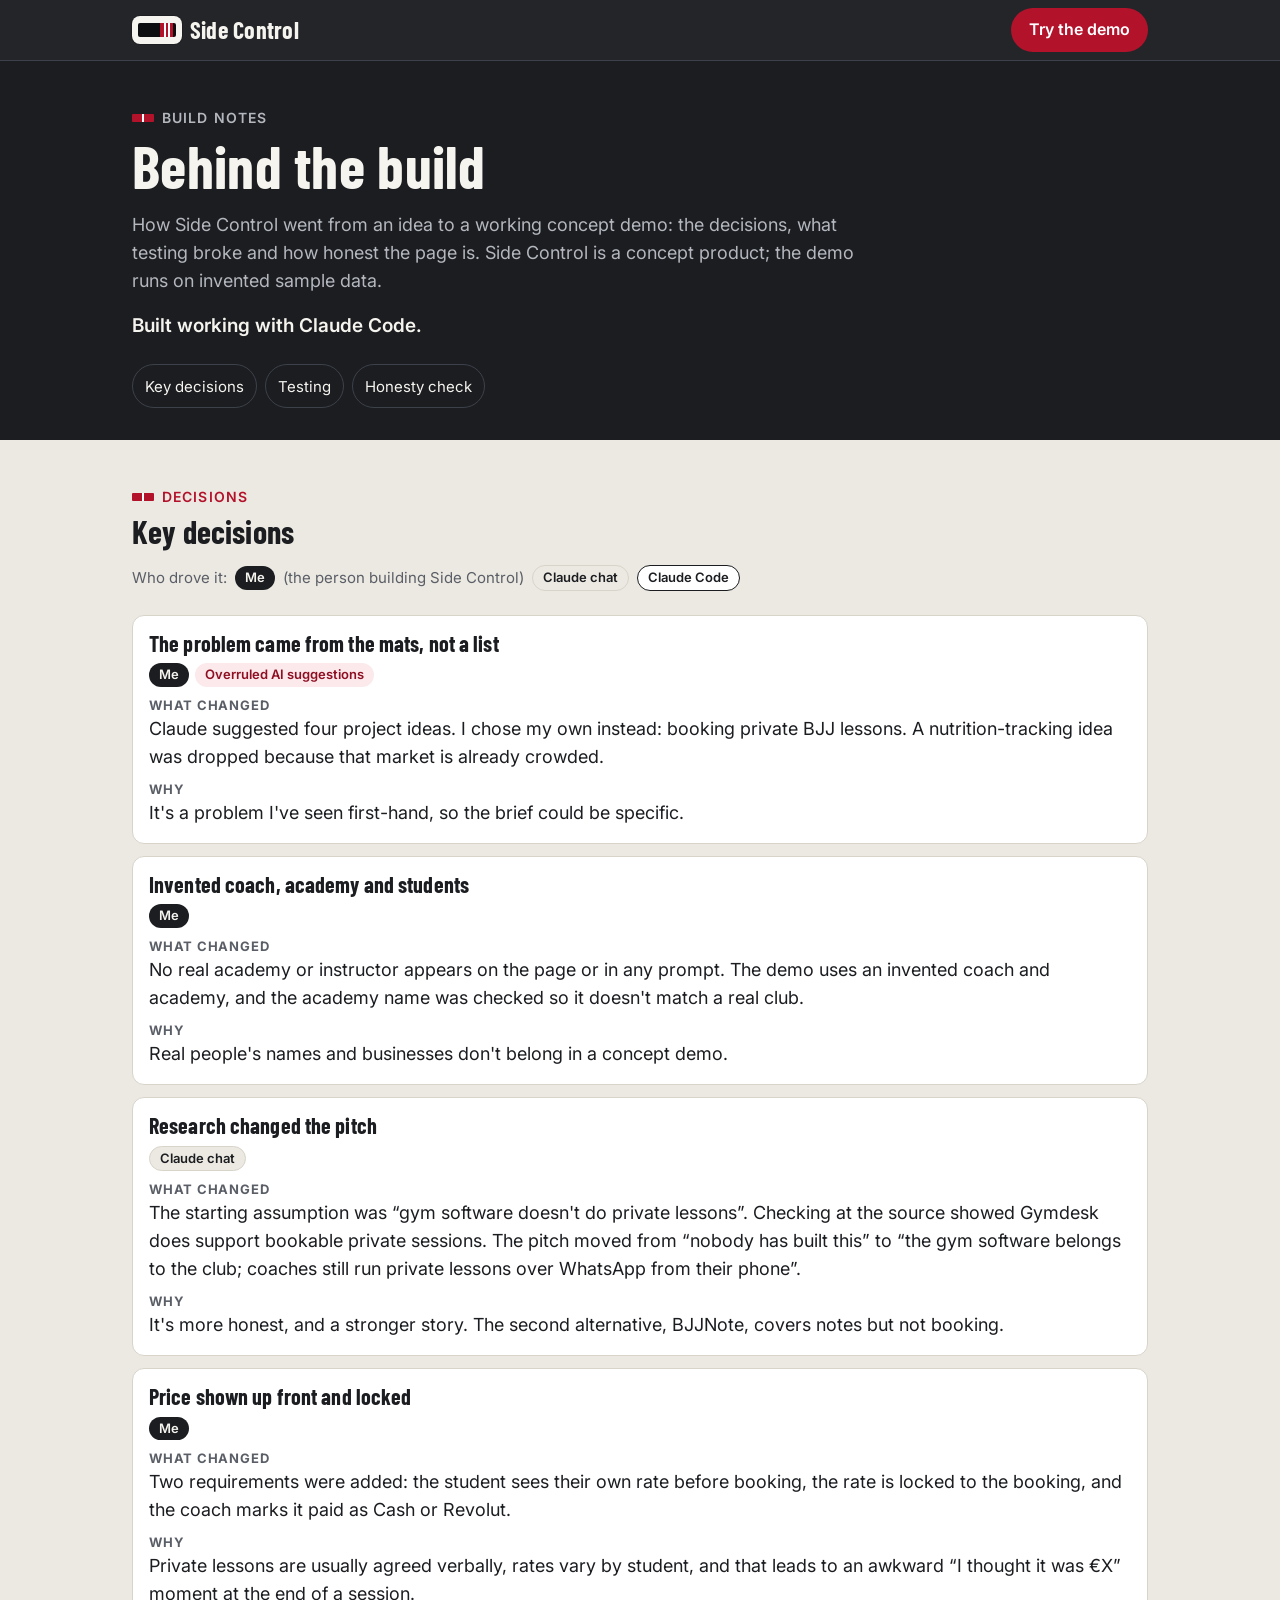
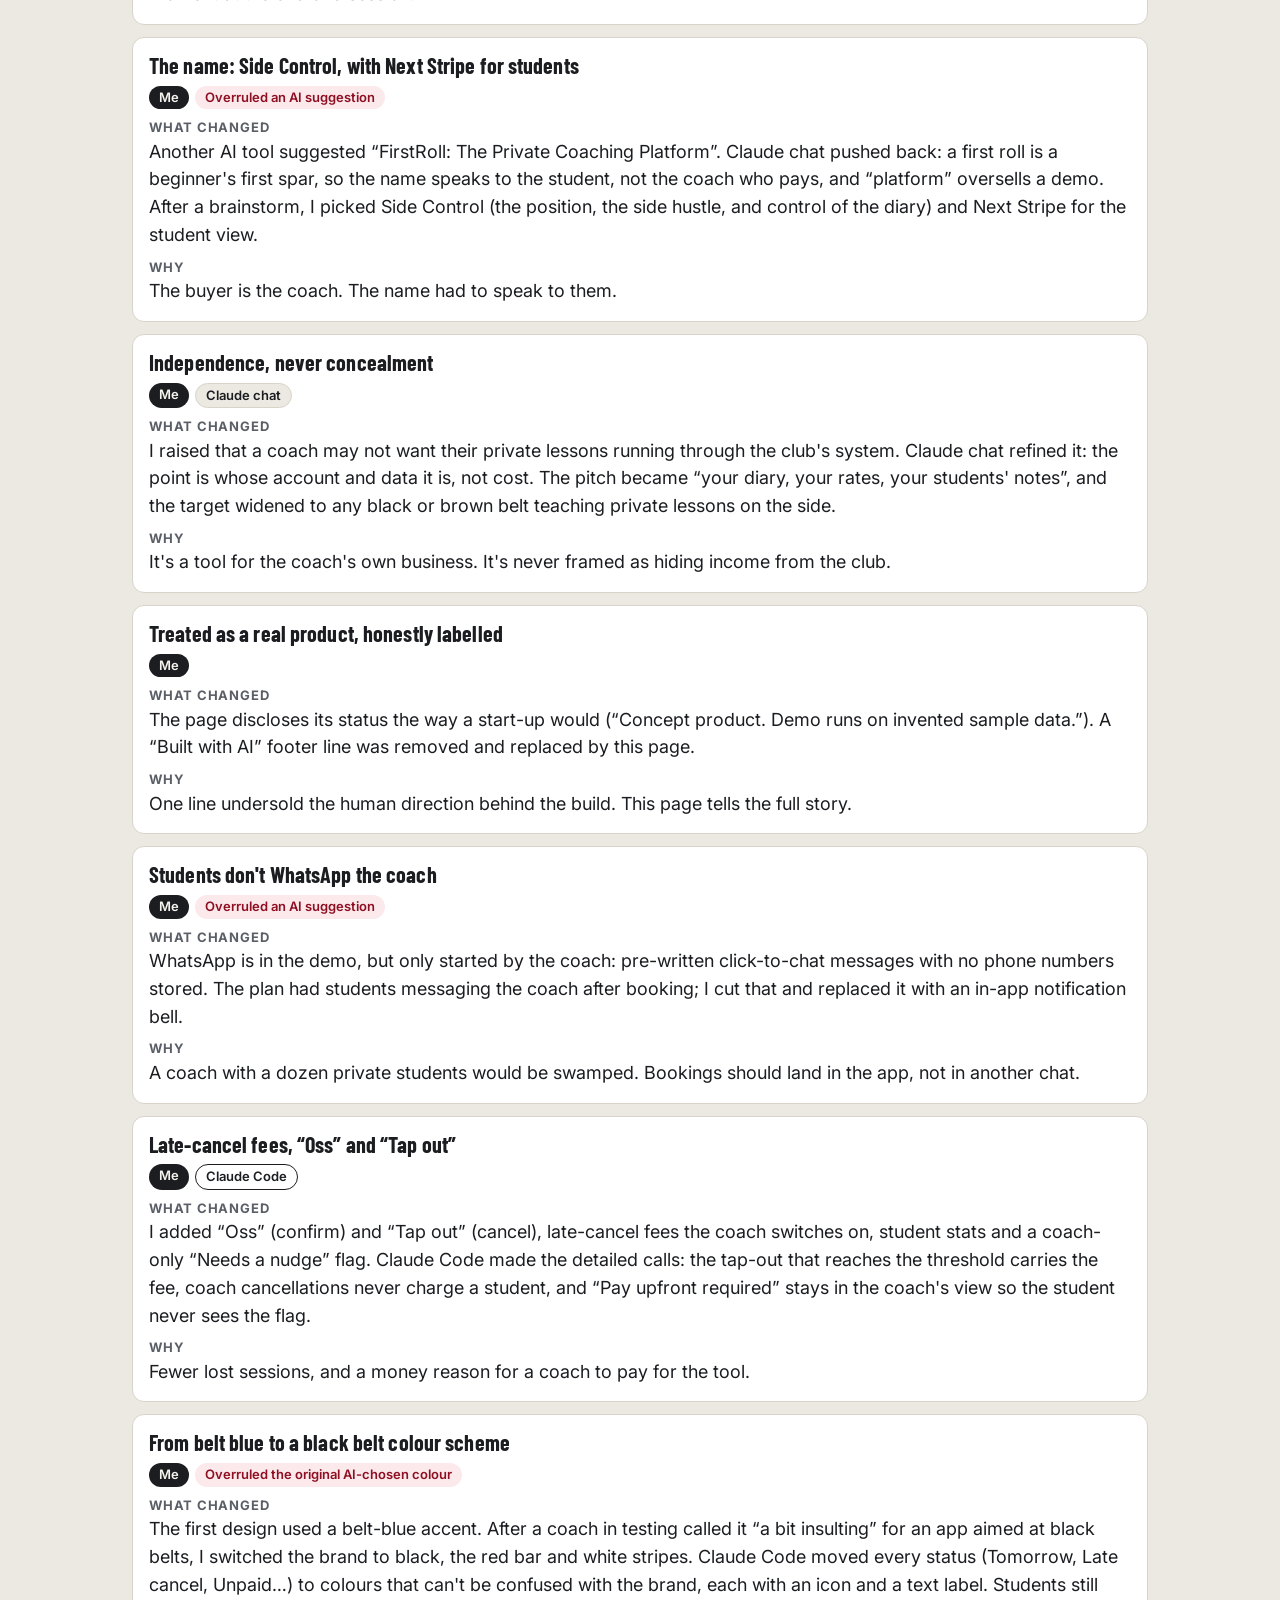
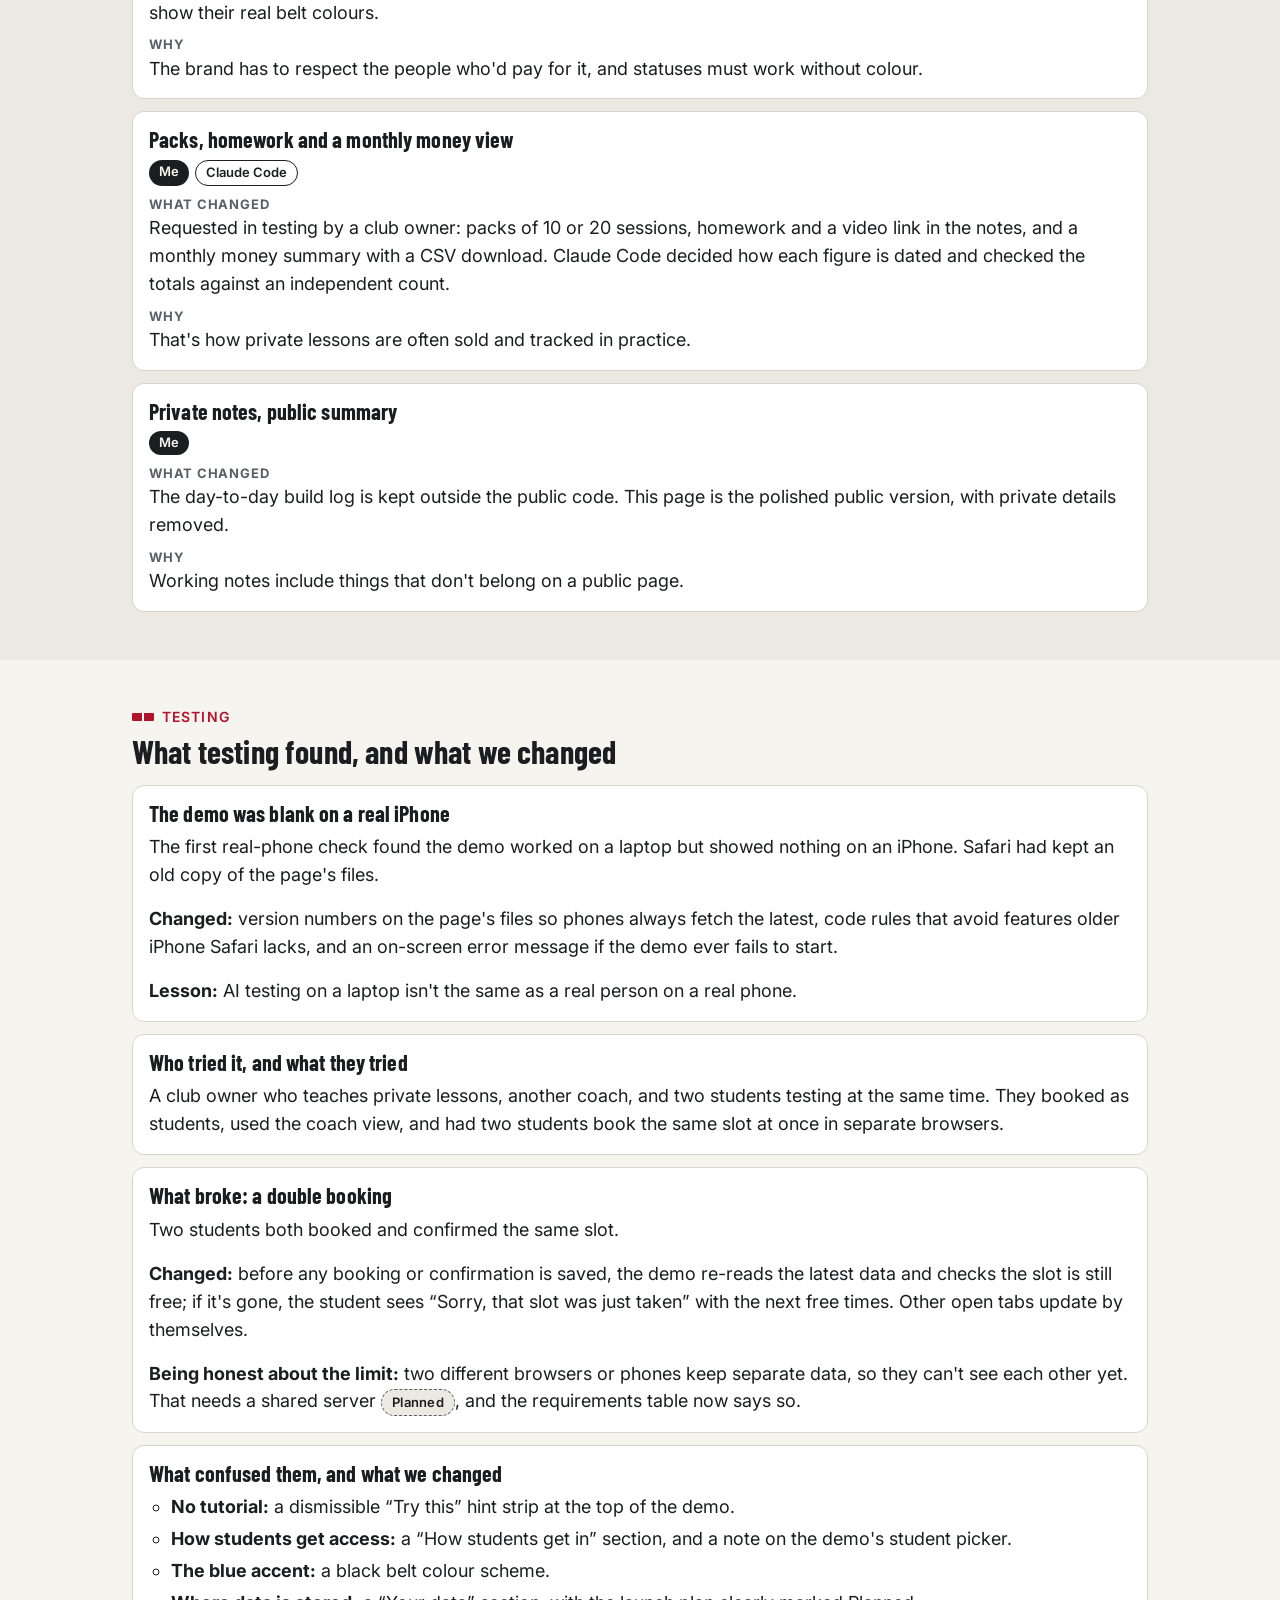
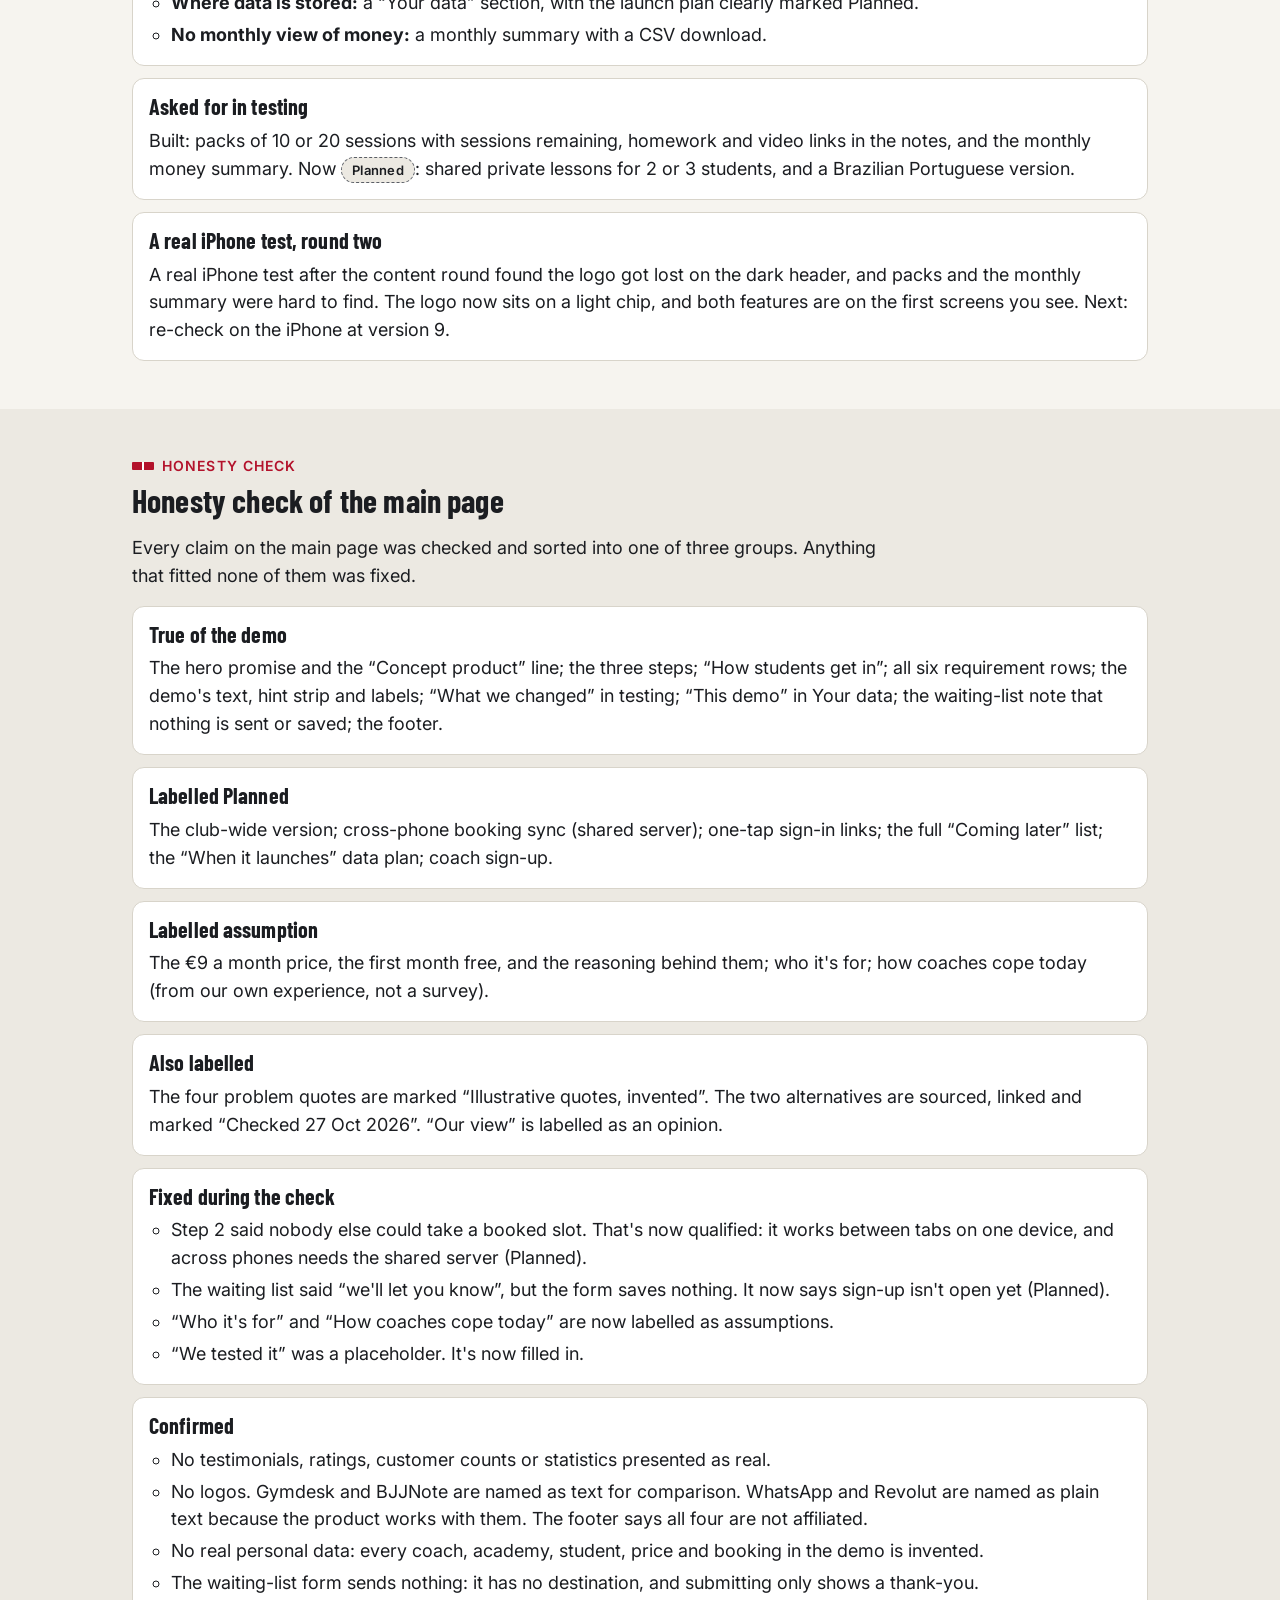
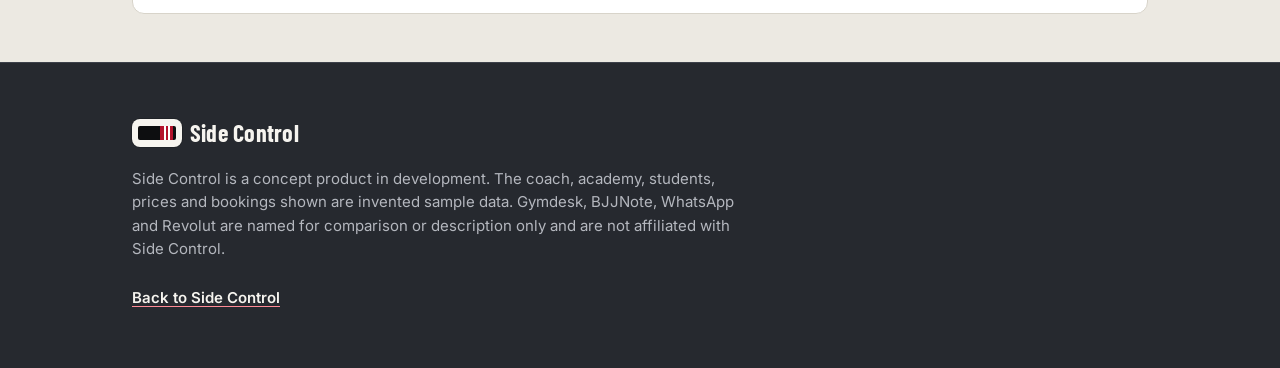
<file: notes.html>
<!doctype html>
<html lang="en-IE">
<head>
  <meta charset="utf-8">
  <meta name="viewport" content="width=device-width, initial-scale=1">
  <title>Behind the build: Side Control</title>
  <meta name="description" content="How Side Control, a concept private-lesson book for BJJ coaches, was built: key decisions, what testing found and an honesty check.">
  <meta name="theme-color" content="#1b1d21">
  <link rel="preconnect" href="https://fonts.googleapis.com">
  <link rel="preconnect" href="https://fonts.gstatic.com" crossorigin>
  <link href="https://fonts.googleapis.com/css2?family=Barlow+Condensed:wght@600;700&family=Inter:wght@400;500;600;700&display=swap" rel="stylesheet">
  <link rel="stylesheet" href="styles.css?v=11">
</head>
<body class="notes">
  <a class="skip-link" href="#main">Skip to content</a>

  <header class="site-header">
    <div class="container site-header__inner">
      <a class="brand" href="index.html" aria-label="Side Control, back to the main page">
        <span class="brand__belt" aria-hidden="true"></span>
        <span class="brand__name">Side Control</span>
      </a>
      <a class="btn btn--small btn--primary" href="index.html#demo">Try the demo</a>
    </div>
  </header>

  <main id="main">
    <section class="notes-hero">
      <div class="container">
        <p class="eyebrow eyebrow--on-dark">Build notes</p>
        <h1>Behind the build</h1>
        <p>How Side Control went from an idea to a working concept demo: the decisions, what testing broke and how honest the page is. Side Control is a concept product; the demo runs on invented sample data.</p>
        <p class="howbuilt">Built working with Claude Code.</p>
        <ul class="notes-toc" aria-label="On this page">
          <li><a href="#decisions">Key decisions</a></li>
          <li><a href="#testing">Testing</a></li>
          <li><a href="#honesty">Honesty check</a></li>
        </ul>
      </div>
    </section>


    <!-- Key decisions -->
    <section class="section section--alt" id="decisions" aria-labelledby="decisions-title">
      <div class="container">
        <p class="eyebrow">Decisions</p>
        <h2 id="decisions-title">Key decisions</h2>
        <p class="by-legend">Who drove it:
          <span class="by by--me">Me</span> (the person building Side Control)
          <span class="by by--chat">Claude chat</span>
          <span class="by by--code">Claude Code</span>
        </p>
        <ol class="decisions">
          <li class="decision">
            <h3>The problem came from the mats, not a list</h3>
            <p class="decision__who"><span class="by by--me">Me</span> <span class="overruled">Overruled AI suggestions</span></p>
            <dl>
              <div><dt>What changed</dt><dd>Claude suggested four project ideas. I chose my own instead: booking private BJJ lessons. A nutrition-tracking idea was dropped because that market is already crowded.</dd></div>
              <div><dt>Why</dt><dd>It's a problem I've seen first-hand, so the brief could be specific.</dd></div>
            </dl>
          </li>
          <li class="decision">
            <h3>Invented coach, academy and students</h3>
            <p class="decision__who"><span class="by by--me">Me</span></p>
            <dl>
              <div><dt>What changed</dt><dd>No real academy or instructor appears on the page or in any prompt. The demo uses an invented coach and academy, and the academy name was checked so it doesn't match a real club.</dd></div>
              <div><dt>Why</dt><dd>Real people's names and businesses don't belong in a concept demo.</dd></div>
            </dl>
          </li>
          <li class="decision">
            <h3>Research changed the pitch</h3>
            <p class="decision__who"><span class="by by--chat">Claude chat</span></p>
            <dl>
              <div><dt>What changed</dt><dd>The starting assumption was “gym software doesn't do private lessons”. Checking at the source showed Gymdesk does support bookable private sessions. The pitch moved from “nobody has built this” to “the gym software belongs to the club; coaches still run private lessons over WhatsApp from their phone”.</dd></div>
              <div><dt>Why</dt><dd>It's more honest, and a stronger story. The second alternative, BJJNote, covers notes but not booking.</dd></div>
            </dl>
          </li>
          <li class="decision">
            <h3>Price shown up front and locked</h3>
            <p class="decision__who"><span class="by by--me">Me</span></p>
            <dl>
              <div><dt>What changed</dt><dd>Two requirements were added: the student sees their own rate before booking, the rate is locked to the booking, and the coach marks it paid as Cash or Revolut.</dd></div>
              <div><dt>Why</dt><dd>Private lessons are usually agreed verbally, rates vary by student, and that leads to an awkward “I thought it was €X” moment at the end of a session.</dd></div>
            </dl>
          </li>
          <li class="decision">
            <h3>The name: Side Control, with Next Stripe for students</h3>
            <p class="decision__who"><span class="by by--me">Me</span> <span class="overruled">Overruled an AI suggestion</span></p>
            <dl>
              <div><dt>What changed</dt><dd>Another AI tool suggested “FirstRoll: The Private Coaching Platform”. Claude chat pushed back: a first roll is a beginner's first spar, so the name speaks to the student, not the coach who pays, and “platform” oversells a demo. After a brainstorm, I picked Side Control (the position, the side hustle, and control of the diary) and Next Stripe for the student view.</dd></div>
              <div><dt>Why</dt><dd>The buyer is the coach. The name had to speak to them.</dd></div>
            </dl>
          </li>
          <li class="decision">
            <h3>Independence, never concealment</h3>
            <p class="decision__who"><span class="by by--me">Me</span> <span class="by by--chat">Claude chat</span></p>
            <dl>
              <div><dt>What changed</dt><dd>I raised that a coach may not want their private lessons running through the club's system. Claude chat refined it: the point is whose account and data it is, not cost. The pitch became “your diary, your rates, your students' notes”, and the target widened to any black or brown belt teaching private lessons on the side.</dd></div>
              <div><dt>Why</dt><dd>It's a tool for the coach's own business. It's never framed as hiding income from the club.</dd></div>
            </dl>
          </li>
          <li class="decision">
            <h3>Treated as a real product, honestly labelled</h3>
            <p class="decision__who"><span class="by by--me">Me</span></p>
            <dl>
              <div><dt>What changed</dt><dd>The page discloses its status the way a start-up would (“Concept product. Demo runs on invented sample data.”). A “Built with AI” footer line was removed and replaced by this page.</dd></div>
              <div><dt>Why</dt><dd>One line undersold the human direction behind the build. This page tells the full story.</dd></div>
            </dl>
          </li>
          <li class="decision">
            <h3>Students don't WhatsApp the coach</h3>
            <p class="decision__who"><span class="by by--me">Me</span> <span class="overruled">Overruled an AI suggestion</span></p>
            <dl>
              <div><dt>What changed</dt><dd>WhatsApp is in the demo, but only started by the coach: pre-written click-to-chat messages with no phone numbers stored. The plan had students messaging the coach after booking; I cut that and replaced it with an in-app notification bell.</dd></div>
              <div><dt>Why</dt><dd>A coach with a dozen private students would be swamped. Bookings should land in the app, not in another chat.</dd></div>
            </dl>
          </li>
          <li class="decision">
            <h3>Late-cancel fees, “Oss” and “Tap out”</h3>
            <p class="decision__who"><span class="by by--me">Me</span> <span class="by by--code">Claude Code</span></p>
            <dl>
              <div><dt>What changed</dt><dd>I added “Oss” (confirm) and “Tap out” (cancel), late-cancel fees the coach switches on, student stats and a coach-only “Needs a nudge” flag. Claude Code made the detailed calls: the tap-out that reaches the threshold carries the fee, coach cancellations never charge a student, and “Pay upfront required” stays in the coach's view so the student never sees the flag.</dd></div>
              <div><dt>Why</dt><dd>Fewer lost sessions, and a money reason for a coach to pay for the tool.</dd></div>
            </dl>
          </li>
          <li class="decision">
            <h3>From belt blue to a black belt colour scheme</h3>
            <p class="decision__who"><span class="by by--me">Me</span> <span class="overruled">Overruled the original AI-chosen colour</span></p>
            <dl>
              <div><dt>What changed</dt><dd>The first design used a belt-blue accent. After a coach in testing called it “a bit insulting” for an app aimed at black belts, I switched the brand to black, the red bar and white stripes. Claude Code moved every status (Tomorrow, Late cancel, Unpaid…) to colours that can't be confused with the brand, each with an icon and a text label. Students still show their real belt colours.</dd></div>
              <div><dt>Why</dt><dd>The brand has to respect the people who'd pay for it, and statuses must work without colour.</dd></div>
            </dl>
          </li>
          <li class="decision">
            <h3>Packs, homework and a monthly money view</h3>
            <p class="decision__who"><span class="by by--me">Me</span> <span class="by by--code">Claude Code</span></p>
            <dl>
              <div><dt>What changed</dt><dd>Requested in testing by a club owner: packs of 10 or 20 sessions, homework and a video link in the notes, and a monthly money summary with a CSV download. Claude Code decided how each figure is dated and checked the totals against an independent count.</dd></div>
              <div><dt>Why</dt><dd>That's how private lessons are often sold and tracked in practice.</dd></div>
            </dl>
          </li>
          <li class="decision">
            <h3>Private notes, public summary</h3>
            <p class="decision__who"><span class="by by--me">Me</span></p>
            <dl>
              <div><dt>What changed</dt><dd>The day-to-day build log is kept outside the public code. This page is the polished public version, with private details removed.</dd></div>
              <div><dt>Why</dt><dd>Working notes include things that don't belong on a public page.</dd></div>
            </dl>
          </li>
        </ol>
      </div>
    </section>

    <!-- Testing -->
    <section class="section" id="testing" aria-labelledby="testing-title">
      <div class="container">
        <p class="eyebrow">Testing</p>
        <h2 id="testing-title">What testing found, and what we changed</h2>
        <ol class="found">
          <li>
            <h3>The demo was blank on a real iPhone</h3>
            <p>The first real-phone check found the demo worked on a laptop but showed nothing on an iPhone. Safari had kept an old copy of the page's files.</p>
            <p><strong>Changed:</strong> version numbers on the page's files so phones always fetch the latest, code rules that avoid features older iPhone Safari lacks, and an on-screen error message if the demo ever fails to start.</p>
            <p><strong>Lesson:</strong> AI testing on a laptop isn't the same as a real person on a real phone.</p>
          </li>
          <li>
            <h3>Who tried it, and what they tried</h3>
            <p>A club owner who teaches private lessons, another coach, and two students testing at the same time. They booked as students, used the coach view, and had two students book the same slot at once in separate browsers.</p>
          </li>
          <li>
            <h3>What broke: a double booking</h3>
            <p>Two students both booked and confirmed the same slot.</p>
            <p><strong>Changed:</strong> before any booking or confirmation is saved, the demo re-reads the latest data and checks the slot is still free; if it's gone, the student sees “Sorry, that slot was just taken” with the next free times. Other open tabs update by themselves.</p>
            <p><strong>Being honest about the limit:</strong> two different browsers or phones keep separate data, so they can't see each other yet. That needs a shared server <span class="tag tag--planned">Planned</span>, and the requirements table now says so.</p>
          </li>
          <li>
            <h3>What confused them, and what we changed</h3>
            <ul class="tested__list">
              <li><strong>No tutorial:</strong> a dismissible “Try this” hint strip at the top of the demo.</li>
              <li><strong>How students get access:</strong> a “How students get in” section, and a note on the demo's student picker.</li>
              <li><strong>The blue accent:</strong> a black belt colour scheme.</li>
              <li><strong>Where data is stored:</strong> a “Your data” section, with the launch plan clearly marked Planned.</li>
              <li><strong>No monthly view of money:</strong> a monthly summary with a CSV download.</li>
            </ul>
          </li>
          <li>
            <h3>Asked for in testing</h3>
            <p>Built: packs of 10 or 20 sessions with sessions remaining, homework and video links in the notes, and the monthly money summary. Now <span class="tag tag--planned">Planned</span>: shared private lessons for 2 or 3 students, and a Brazilian Portuguese version.</p>
          </li>
          <li>
            <h3>A real iPhone test, round two</h3>
            <p>A real iPhone test after the content round found the logo got lost on the dark header, and packs and the monthly summary were hard to find. The logo now sits on a light chip, and both features are on the first screens you see. Next: re-check on the iPhone at version 9.</p>
          </li>
        </ol>
      </div>
    </section>



    <!-- Honesty check -->
    <section class="section section--alt" id="honesty" aria-labelledby="honesty-title">
      <div class="container">
        <p class="eyebrow">Honesty check</p>
        <h2 id="honesty-title">Honesty check of the main page</h2>
        <p>Every claim on the main page was checked and sorted into one of three groups. Anything that fitted none of them was fixed.</p>
        <ul class="found">
          <li>
            <h3>True of the demo</h3>
            <p>The hero promise and the “Concept product” line; the three steps; “How students get in”; all six requirement rows; the demo's text, hint strip and labels; “What we changed” in testing; “This demo” in Your data; the waiting-list note that nothing is sent or saved; the footer.</p>
          </li>
          <li>
            <h3>Labelled Planned</h3>
            <p>The club-wide version; cross-phone booking sync (shared server); one-tap sign-in links; the full “Coming later” list; the “When it launches” data plan; coach sign-up.</p>
          </li>
          <li>
            <h3>Labelled assumption</h3>
            <p>The €9 a month price, the first month free, and the reasoning behind them; who it's for; how coaches cope today (from our own experience, not a survey).</p>
          </li>
          <li>
            <h3>Also labelled</h3>
            <p>The four problem quotes are marked “Illustrative quotes, invented”. The two alternatives are sourced, linked and marked “Checked 27 Oct 2026”. “Our view” is labelled as an opinion.</p>
          </li>
          <li>
            <h3>Fixed during the check</h3>
            <ul class="tested__list">
              <li>Step 2 said nobody else could take a booked slot. That's now qualified: it works between tabs on one device, and across phones needs the shared server (Planned).</li>
              <li>The waiting list said “we'll let you know”, but the form saves nothing. It now says sign-up isn't open yet (Planned).</li>
              <li>“Who it's for” and “How coaches cope today” are now labelled as assumptions.</li>
              <li>“We tested it” was a placeholder. It's now filled in.</li>
            </ul>
          </li>
          <li>
            <h3>Confirmed</h3>
            <ul class="tested__list">
              <li>No testimonials, ratings, customer counts or statistics presented as real.</li>
              <li>No logos. Gymdesk and BJJNote are named as text for comparison. WhatsApp and Revolut are named as plain text because the product works with them. The footer says all four are not affiliated.</li>
              <li>No real personal data: every coach, academy, student, price and booking in the demo is invented.</li>
              <li>The waiting-list form sends nothing: it has no destination, and submitting only shows a thank-you.</li>
            </ul>
          </li>
        </ul>
      </div>
    </section>
  </main>

  <footer class="site-footer">
    <div class="container">
      <p class="brand brand--footer"><span class="brand__belt" aria-hidden="true"></span><span class="brand__name">Side Control</span></p>
      <p>Side Control is a concept product in development. The coach, academy, students, prices and bookings shown are invented sample data. Gymdesk, BJJNote, WhatsApp and Revolut are named for comparison or description only and are not affiliated with Side Control.</p>
      <p class="footer__links"><a href="index.html">Back to Side Control</a></p>
    </div>
  </footer>
</body>
</html>
</file>
<file: styles.css>
/* Side Control: phone-first styles (designed at 375px, scales up to laptop) */

:root {
  /* Colour */
  --ink: #1b1d21;          /* charcoal */
  --ink-2: #26292f;
  --ink-3: #343841;
  --paper: #f6f4ef;        /* off-white */
  --paper-2: #ece9e2;
  --white: #ffffff;
  --text: #1b1d21;
  --muted: #5a5e66;
  --on-dark: #f6f4ef;
  --on-dark-muted: #b4b7be;
  --line: #d8d4ca;
  --line-dark: #3d414a;
  --red: #b3122b;          /* black belt red bar: the one brand accent */
  --red-dark: #8e0e22;
  --red-soft: #fbe9eb;
  --red-on-dark: #ff8a96;
  --stripe: #ffffff;       /* white belt stripes */
  /* Status colours: never the brand red. Every status also has a text label and an icon. */
  --ok: #0b5c48;           /* Tomorrow, confirmed, saved, in the demo */
  --ok-soft: #def2ec;
  --ok-line: #9fd3c3;
  --warn: #8a5000;         /* late cancel, unpaid, needs notes, needs a nudge */
  --warn-soft: #fbefd9;

  /* Type */
  --font-head: "Barlow Condensed", "Arial Narrow", system-ui, sans-serif;
  --font-body: "Inter", system-ui, -apple-system, "Segoe UI", Roboto, sans-serif;

  /* Spacing */
  --s1: 4px;
  --s2: 8px;
  --s3: 12px;
  --s4: 16px;
  --s5: 24px;
  --s6: 32px;
  --s7: 48px;
  --s8: 72px;

  --radius: 12px;
  --radius-sm: 8px;
  --tap: 44px;
  --shadow: 0 1px 2px rgba(27, 29, 33, .06), 0 4px 16px rgba(27, 29, 33, .06);
}

/* ---------- Base ---------- */
*, *::before, *::after { box-sizing: border-box; }

html {
  scroll-behavior: smooth;
  scroll-padding-top: 72px; /* clear the sticky header when jumping to #demo etc. */
  -webkit-text-size-adjust: 100%;
}
@media (prefers-reduced-motion: reduce) {
  html { scroll-behavior: auto; }
}

body {
  margin: 0;
  background: var(--paper);
  color: var(--text);
  font-family: var(--font-body);
  font-size: 17px;
  line-height: 1.55;
  overflow-x: hidden;
}

h1, h2, h3, h4 {
  font-family: var(--font-head);
  font-weight: 700;
  line-height: 1.08;
  letter-spacing: .005em;
  margin: 0 0 var(--s4);
}
h2 { font-size: 34px; }
h3 { font-size: 24px; }
h4 { font-size: 22px; }
p { margin: 0 0 var(--s4); }
p:last-child { margin-bottom: 0; }
a { color: var(--red); text-underline-offset: 3px; }
img, svg { max-width: 100%; display: block; }

:focus-visible {
  outline: 3px solid var(--red);
  outline-offset: 2px;
  border-radius: 4px;
}

.container {
  width: 100%;
  max-width: 1080px;
  margin: 0 auto;
  padding: 0 var(--s4);
}
.container--narrow { max-width: 560px; }

.skip-link {
  position: absolute;
  left: var(--s4);
  top: -60px;
  background: var(--white);
  color: var(--ink);
  padding: var(--s3) var(--s4);
  border-radius: var(--radius-sm);
  z-index: 100;
}
.skip-link:focus { top: var(--s2); }

/* ---------- Buttons ---------- */
.btn {
  display: inline-flex;
  align-items: center;
  justify-content: center;
  min-height: var(--tap);
  padding: var(--s3) var(--s5);
  border: 2px solid transparent;
  border-radius: 999px;
  font: 600 17px/1.2 var(--font-body);
  text-decoration: none;
  cursor: pointer;
  transition: background-color .15s, border-color .15s, color .15s;
}
.btn--primary { background: var(--red); color: var(--white); }
.btn--primary:hover { background: var(--red-dark); }
.btn--ghost { border-color: var(--on-dark); color: var(--on-dark); background: transparent; }
.btn--ghost:hover { background: rgba(246, 244, 239, .1); }
.btn--quiet { background: var(--white); border-color: var(--line); color: var(--text); }
.btn--quiet:hover { border-color: var(--ink); }
.btn--small { padding: var(--s2) var(--s4); font-size: 16px; }
.btn--block { width: 100%; }

/* ---------- Tags (labels like Sample data, Planned) ---------- */
.tag {
  display: inline-block;
  padding: 3px 10px;
  border-radius: 999px;
  font: 600 13px/1.4 var(--font-body);
  letter-spacing: .02em;
  white-space: nowrap;
  vertical-align: middle;
}
.tag--sample     { background: var(--ink); color: var(--paper); }
.tag--invented   { background: var(--paper-2); color: var(--muted); border: 1px solid var(--line); }
.tag--planned    { background: var(--paper-2); color: var(--ink); border: 1px dashed var(--muted); }
.tag--live       { background: var(--ok-soft); color: var(--ok); border: 1px solid var(--ok-line); }
.tag--live::before { content: "✓ "; }
.tag--assumption { background: var(--warn-soft); color: var(--warn); }

/* ---------- Header ---------- */
.site-header {
  position: sticky;
  top: 0;
  z-index: 50;
  background: rgba(27, 29, 33, .96);
  -webkit-backdrop-filter: blur(6px);
  backdrop-filter: blur(6px);
  border-bottom: 1px solid var(--line-dark);
}
.site-header__inner {
  display: flex;
  align-items: center;
  justify-content: space-between;
  gap: var(--s3);
  min-height: 60px;
}

.brand {
  display: inline-flex;
  align-items: center;
  gap: var(--s2);
  min-height: var(--tap);
  color: var(--on-dark);
  text-decoration: none;
  font: 700 24px/1 var(--font-head);
  letter-spacing: .01em;
}
/* The logo mark: a small black belt with the red bar and two white stripes */
/* The logo mark sits on an off-white rounded chip, so the black belt reads on dark and light backgrounds */
.brand__belt {
  position: relative;
  flex: none;
  width: 50px;
  height: 28px;
  border-radius: 8px;
  background: var(--paper);
  box-shadow: 0 0 0 1px rgba(0, 0, 0, .18);
}
/* The belt: black, with the red bar near the end */
.brand__belt::before {
  content: "";
  position: absolute;
  left: 6px;
  top: 7px;
  width: 38px;
  height: 14px;
  border-radius: 2px;
  background: linear-gradient(90deg, transparent 0 22px, var(--red) 22px 35px, transparent 35px), #0d0e10;
}
/* Two white stripes on the red bar */
.brand__belt::after {
  content: "";
  position: absolute;
  left: 32px;
  top: 7px;
  width: 7px;
  height: 14px;
  background: repeating-linear-gradient(90deg, var(--stripe) 0 2px, transparent 2px 4px);
}

/* Section accent: a tiny belt bar before each eyebrow label */
.eyebrow::before {
  content: "";
  display: inline-block;
  width: 22px;
  height: 8px;
  margin-right: 8px;
  vertical-align: 1px;
  border-radius: 1px;
  background:
    repeating-linear-gradient(90deg, transparent 0 4px, var(--stripe) 4px 6px) 6px 0 / 10px 100% no-repeat,
    var(--red);
}

/* ---------- Hero ---------- */
.hero {
  background: var(--ink);
  color: var(--on-dark);
  padding: var(--s7) 0 var(--s8);
}
.hero__inner { display: grid; gap: var(--s7); }
.hero__title {
  font-size: 50px;
  line-height: 1;
  margin-bottom: var(--s4);
}
.hero__lead {
  font-size: 19px;
  color: var(--on-dark-muted);
  max-width: 34ch;
}
.hero__actions {
  display: flex;
  flex-direction: column;
  gap: var(--s3);
  margin: var(--s5) 0 var(--s4);
}
.hero__note {
  font-size: 15px;
  color: var(--on-dark-muted);
}

/* Small static preview of the student screen */
.mini {
  background: var(--paper);
  color: var(--text);
  border-radius: var(--radius);
  padding: var(--s4);
  box-shadow: 0 12px 40px rgba(0, 0, 0, .35);
  max-width: 380px;
  overflow: hidden;
}
.mini__head {
  display: flex;
  justify-content: space-between;
  align-items: center;
  gap: var(--s2);
}
.mini__title { font: 700 24px/1 var(--font-head); }
.mini__sub { font-size: 15px; color: var(--muted); margin: var(--s2) 0 var(--s3); }
.mini__slots { list-style: none; margin: 0; padding: 0; display: grid; gap: var(--s2); }
.mini__slot {
  display: grid;
  grid-template-columns: 1fr auto 74px;
  align-items: center;
  gap: var(--s3);
  min-height: var(--tap);
  padding: 0 var(--s3);
  background: var(--white);
  border: 1px solid var(--line);
  border-radius: var(--radius-sm);
  font-weight: 600;
  font-size: 16px;
}
.mini__slot--taken { color: var(--muted); background: var(--paper-2); }
.mini__price { color: var(--muted); font-weight: 500; }
.mini__state { text-align: right; font-size: 14px; }
.mini__state--open { color: var(--ok); }

/* ---------- Sections ---------- */
.section { padding: var(--s8) 0; }
.section--alt { background: var(--paper-2); }
.section--dark { background: var(--ink); color: var(--on-dark); }
.section--dark .lead { color: var(--on-dark-muted); }

.eyebrow {
  font: 600 14px/1.3 var(--font-body);
  letter-spacing: .08em;
  text-transform: uppercase;
  color: var(--red);
  margin-bottom: var(--s2);
}
.eyebrow--on-dark { color: var(--red-on-dark); }

.lead {
  font-size: 19px;
  color: var(--muted);
  max-width: 60ch;
  margin-bottom: var(--s6);
}
.subhead { margin-top: var(--s7); }

.grid { display: grid; gap: var(--s4); }

.card {
  background: var(--white);
  border: 1px solid var(--line);
  border-radius: var(--radius);
  padding: var(--s5);
  box-shadow: var(--shadow);
}
.card--muted { background: var(--paper); box-shadow: none; }
.card__title { font-size: 24px; margin-bottom: var(--s3); }

/* Problem: quotes */
.quotes { margin-top: var(--s7); }
.quotes__label { margin-bottom: var(--s3); }
.quote {
  margin: 0;
  padding: var(--s5);
  background: var(--paper-2);
  border-left: 4px solid var(--ink-3);
  border-radius: 0 var(--radius) var(--radius) 0;
}
.quote p { font-size: 18px; font-weight: 500; margin-bottom: var(--s3); }
.quote footer { font-size: 15px; color: var(--muted); }
.quote--coach { border-left-color: var(--red); }

/* Today: numbered list */
.steps-today {
  list-style: none;
  counter-reset: today;
  margin: var(--s5) 0 0;
  padding: 0;
  display: grid;
  gap: var(--s3);
  max-width: 640px;
}
.steps-today li {
  counter-increment: today;
  position: relative;
  padding: var(--s3) var(--s4) var(--s3) 52px;
  background: var(--white);
  border: 1px solid var(--line);
  border-radius: var(--radius-sm);
}
.steps-today li::before {
  content: counter(today);
  position: absolute;
  left: var(--s4);
  top: var(--s3);
  width: 24px;
  height: 24px;
  border-radius: 50%;
  background: var(--ink);
  color: var(--paper);
  font: 600 14px/24px var(--font-body);
  text-align: center;
}

.alt__name { margin-bottom: var(--s3); }
.alt__name a { display: inline-flex; align-items: center; min-height: var(--tap); }
.alt__name a::after { content: "↗"; font-size: .8em; margin-left: 6px; }
.alt__checked { font-size: 14px; color: var(--muted); }

.callout {
  margin-top: var(--s5);
  padding: var(--s5);
  background: var(--ink);
  color: var(--on-dark);
  border-radius: var(--radius);
}
.callout__label {
  font: 600 14px/1.3 var(--font-body);
  letter-spacing: .08em;
  text-transform: uppercase;
  color: var(--red-on-dark);
  margin-bottom: var(--s2);
}
.callout p:last-child { font-size: 18px; }

/* How it works */
.how { list-style: none; margin: 0; padding: 0; }
.how__num {
  display: inline-grid;
  place-items: center;
  width: 40px;
  height: 40px;
  margin-bottom: var(--s3);
  border-radius: 50%;
  background: var(--red);
  color: var(--white);
  font: 700 22px/1 var(--font-head);
}

.how__note {
  margin-top: var(--s5);
  font-weight: 600;
  color: var(--muted);
  max-width: 60ch;
}

/* Requirements table: stacked cards on phones, real table on wider screens */
.req { width: 100%; border-collapse: collapse; }
.req thead { display: none; }
.req tr {
  display: block;
  background: var(--white);
  border: 1px solid var(--line);
  border-radius: var(--radius);
  padding: var(--s4);
  margin-bottom: var(--s3);
}
.req th[scope="row"], .req td { display: block; text-align: left; padding: 0; }
.req th[scope="row"] { font: 700 22px/1.15 var(--font-head); margin-bottom: var(--s2); }
.req td { font-size: 16px; }
.req td + td { margin-top: var(--s3); }

/* Demo shell */
.section--demo { background: var(--paper); }
.demo {
  background: var(--white);
  border: 1px solid var(--line);
  border-radius: var(--radius);
  box-shadow: var(--shadow);
  overflow: hidden;
}
.demo__bar {
  display: flex;
  justify-content: space-between;
  align-items: center;
  gap: var(--s3);
  padding: var(--s3) var(--s4);
  background: var(--paper-2);
  border-bottom: 1px solid var(--line);
}
.demo__controls {
  display: grid;
  gap: var(--s3);
  padding: var(--s4);
  border-bottom: 1px solid var(--line);
}
.toggle {
  display: grid;
  grid-template-columns: 1fr 1fr;
  padding: 4px;
  background: var(--paper-2);
  border-radius: 999px;
}
.toggle__btn {
  min-height: var(--tap);
  border: 0;
  border-radius: 999px;
  background: transparent;
  color: var(--muted);
  font: 600 16px/1 var(--font-body);
  cursor: pointer;
}
.toggle__btn[aria-pressed="true"] { background: var(--ink); color: var(--paper); }

.picker { display: grid; gap: var(--s1); }
.picker[hidden] { display: none; }
.picker__label { font-size: 14px; font-weight: 600; color: var(--muted); }
.picker__select,
.field input {
  width: 100%;
  min-height: var(--tap);
  padding: var(--s2) var(--s3);
  border: 1px solid var(--line);
  border-radius: var(--radius-sm);
  background: var(--white);
  color: var(--text);
  font: 400 17px/1.3 var(--font-body);
}

.demo__app { padding: var(--s4); min-height: 240px; }
.demo__empty {
  display: grid;
  place-items: center;
  min-height: 200px;
  margin: 0;
  color: var(--muted);
  text-align: center;
}
.demo__error {
  min-height: 0;
  padding: var(--s4);
  background: var(--warn-soft);
  color: var(--warn);
  border-radius: var(--radius-sm);
  font-weight: 600;
  margin-bottom: var(--s3);
}

/* We tested it: placeholder */
.placeholder {
  border: 2px dashed var(--line);
  border-radius: var(--radius);
  padding: var(--s5);
  background: var(--white);
}
.placeholder__label { margin-bottom: var(--s4); }
.placeholder__list { margin: 0; display: grid; gap: var(--s4); }
.placeholder__list dt { font-weight: 600; }
.placeholder__list dd { margin: 0; color: var(--muted); font-style: italic; }

/* Pricing */
.price__amount {
  font: 700 56px/1 var(--font-head);
  margin: var(--s4) 0 var(--s2);
}
.price__amount span { font: 500 18px/1 var(--font-body); color: var(--muted); }
.price__extra { font-weight: 600; }
.ticks { list-style: none; margin: 0; padding: 0; display: grid; gap: var(--s3); }
.ticks li { position: relative; padding-left: 28px; }
.ticks li::before {
  content: "";
  position: absolute;
  left: 0;
  top: .45em;
  width: 14px;
  height: 8px;
  border-radius: 2px;
  background: repeating-linear-gradient(90deg, transparent 0 7px, var(--stripe) 7px 9px) 0 0 / 12px 100% no-repeat, var(--red);
}

/* Waiting list form */
.form { display: grid; gap: var(--s4); }
.field { display: grid; gap: var(--s1); }
.field label { font-weight: 600; font-size: 16px; }
.field__opt { font-weight: 400; color: var(--on-dark-muted); }
.field input { border-color: var(--line-dark); }
.field input[aria-invalid="true"] { border-color: #e08a00; box-shadow: 0 0 0 2px rgba(224, 138, 0, .35); }
.form__error { color: #ffc46b; font-weight: 600; margin: 0; }
.form__note { font-size: 15px; color: var(--on-dark-muted); }
.thanks {
  padding: var(--s5);
  background: var(--ink-2);
  border: 1px solid var(--line-dark);
  border-radius: var(--radius);
}
.thanks h3 { font-size: 30px; }
.thanks p { color: var(--on-dark-muted); }

/* Footer */
.site-footer {
  background: var(--ink-2);
  color: var(--on-dark-muted);
  padding: var(--s7) 0;
  font-size: 15px;
  border-top: 1px solid var(--line-dark);
}
.brand--footer { margin-bottom: var(--s3); }
.site-footer p { max-width: 70ch; }
/* ---------- Wider screens ---------- */
@media (min-width: 600px) {
  .hero__actions { flex-direction: row; flex-wrap: wrap; }
  .grid--2 { grid-template-columns: repeat(2, 1fr); }
  .demo__controls { grid-template-columns: minmax(0, 320px) minmax(0, 280px); justify-content: space-between; align-items: end; }
}

@media (min-width: 900px) {
  body { font-size: 18px; }
  h2 { font-size: 46px; }
  .container { padding: 0 var(--s6); }
  .hero { padding: var(--s8) 0 96px; }
  .hero__inner { grid-template-columns: 1.2fr 1fr; align-items: center; }
  .hero__title { font-size: 76px; }
  .hero__card { justify-self: end; width: 100%; max-width: 380px; }
  .grid--3 { grid-template-columns: repeat(3, 1fr); }
  .section { padding: 96px 0; }

  /* Requirements back to a real table */
  .req { background: var(--white); border: 1px solid var(--line); border-radius: var(--radius); overflow: hidden; border-collapse: separate; border-spacing: 0; }
  .req thead { display: table-header-group; }
  .req tr { display: table-row; border: 0; padding: 0; margin: 0; background: none; }
  .req th, .req th[scope="row"], .req td { display: table-cell; padding: var(--s4) var(--s5); vertical-align: top; border-bottom: 1px solid var(--line); }
  .req tbody tr:last-child > * { border-bottom: 0; }
  .req thead th { font: 600 14px/1.3 var(--font-body); text-transform: uppercase; letter-spacing: .06em; color: var(--muted); text-align: left; background: var(--paper); }
  .req th[scope="row"] { width: 24%; margin: 0; font-size: 22px; }
  .req td + td { margin: 0; width: 16%; }
}

/* =========================================================
   Demo app (Next Stripe and Coach views)
   ========================================================= */
.demo { max-width: 760px; margin: 0 auto; }
.demo__disclaimer {
  margin: 0;
  padding: var(--s2) var(--s4);
  font-size: 14px;
  color: var(--muted);
  border-bottom: 1px solid var(--line);
}

.sr-only {
  position: absolute; width: 1px; height: 1px; padding: 0; margin: -1px;
  overflow: hidden; clip: rect(0 0 0 0); white-space: nowrap; border: 0;
}

/* Status tags used inside the demo */
.tag--tomorrow { background: var(--ok-soft); color: var(--ok); border: 1px solid var(--ok-line); }
.tag--late     { background: var(--warn-soft); color: var(--warn); border: 1px solid #e8c27e; }
.tag--notes    { background: var(--warn-soft); color: var(--warn); border: 1px dashed var(--warn); }
.tag--now      { background: var(--ink); color: var(--paper); }
.tag--unpaid   { background: var(--warn-soft); color: var(--warn); border: 1px solid #e8c27e; }
.tag--ok       { background: var(--paper); color: var(--ink); border: 1px solid var(--line); }
.tag--ok::before { content: "✓ "; }
.tag--muted    { background: var(--paper-2); color: var(--muted); }

.btn--danger { background: var(--white); border-color: var(--warn); color: var(--warn); }
.btn--danger:hover { background: var(--warn-soft); }
.btn--wa { background: var(--ink); color: var(--paper); }
.btn--wa:hover { background: var(--ink-3); }

.dm-flash {
  margin: 0 0 var(--s4);
  padding: var(--s3) var(--s4);
  border-radius: var(--radius-sm);
  background: var(--ok-soft);
  color: var(--ok);
  font-weight: 600;
  font-size: 16px;
}
.dm-flash--warn { background: var(--warn-soft); color: var(--warn); }
.dm-flash:focus { outline: 2px solid currentColor; outline-offset: 2px; }
.dm-warn {
  margin: 0 0 var(--s4);
  padding: var(--s3) var(--s4);
  border-radius: var(--radius-sm);
  background: var(--warn-soft);
  color: var(--warn);
  font-size: 15px;
}

/* View header */
.vhead {
  display: flex;
  justify-content: space-between;
  align-items: flex-start;
  gap: var(--s3);
  margin-bottom: var(--s4);
}
.vhead__eyebrow {
  margin: 0;
  font: 600 13px/1.3 var(--font-body);
  letter-spacing: .08em;
  text-transform: uppercase;
  color: var(--red);
}
.vhead__name { margin: 2px 0; font: 700 28px/1.05 var(--font-head); }
.vhead__meta { margin: 0; font-size: 15px; color: var(--muted); }
.vhead__meta strong { color: var(--text); }

.dm-section { margin-top: var(--s6); }
.dm-section:first-of-type { margin-top: var(--s5); }
.dm-h { font-size: 24px; margin-bottom: var(--s3); }
.dm-sub { font-size: 20px; margin: var(--s5) 0 var(--s3); }
.dm-intro { font-size: 15px; color: var(--muted); margin-bottom: var(--s3); }
.dm-empty {
  padding: var(--s4);
  border: 1px dashed var(--line);
  border-radius: var(--radius-sm);
  color: var(--muted);
  font-size: 16px;
  margin: 0;
}

/* Lists of sessions */
.list { list-style: none; margin: 0; padding: 0; display: grid; gap: var(--s3); }
.item {
  padding: var(--s4);
  background: var(--white);
  border: 1px solid var(--line);
  border-radius: var(--radius-sm);
}
.item--unpaid { border-left: 4px solid var(--warn); background: #fffaf1; }
.item--tomorrow { border-left: 4px solid var(--ok); }
.item--cancelled { background: var(--paper); }
.item--cancelled .item__when { text-decoration: line-through; color: var(--muted); }
.item__top { display: flex; justify-content: space-between; align-items: flex-start; gap: var(--s3); }
.item__when { margin: 0; font-weight: 600; font-size: 16px; }
.item__who { margin: 2px 0 0; font-size: 15px; color: var(--muted); }
.item__price { margin: 0; font-weight: 700; font-size: 17px; text-align: right; white-space: nowrap; }
.item__price span { display: block; font-size: 12px; font-weight: 500; color: var(--muted); }
.item__tags { margin: var(--s2) 0 0; display: flex; flex-wrap: wrap; gap: 6px; }
.item__sub { margin: var(--s2) 0 0; font-size: 14px; color: var(--muted); }
.item__actions { display: flex; flex-wrap: wrap; gap: var(--s2); margin-top: var(--s3); }
.item__actions .btn { flex: 1 1 auto; padding-left: var(--s4); padding-right: var(--s4); font-size: 16px; }

.ask {
  margin-top: var(--s3);
  padding: var(--s3);
  background: var(--paper);
  border-radius: var(--radius-sm);
  font-size: 15px;
}

/* Slot picker */
.slot-day { margin-bottom: var(--s4); }
.slot-day__label { font: 600 15px/1.3 var(--font-body); margin: 0 0 var(--s2); color: var(--ink); }
.slots { display: grid; grid-template-columns: repeat(3, 1fr); gap: var(--s2); }
.slot {
  display: grid;
  gap: 2px;
  min-height: 56px;
  padding: var(--s2);
  border: 2px solid var(--line);
  border-radius: var(--radius-sm);
  background: var(--white);
  color: var(--text);
  font: inherit;
  cursor: pointer;
  text-align: center;
}
.slot:hover { border-color: var(--ink); }
.slot[aria-pressed="true"] { border-color: var(--ink); background: var(--paper-2); box-shadow: inset 0 -4px 0 var(--red); }
.slot__time { font-weight: 700; font-size: 17px; }
.slot__price { font-size: 14px; color: var(--muted); }

.sheet {
  margin-top: var(--s3);
  padding: var(--s4);
  border: 2px solid var(--ink);
  border-radius: var(--radius-sm);
  background: var(--white);
}
.sheet__when { margin: 0; font-weight: 700; font-size: 18px; }
.sheet__meta { margin: 2px 0 var(--s3); font-size: 15px; color: var(--muted); }
.sheet__price { margin: 0; font: 700 32px/1 var(--font-head); }
.sheet__price span { font: 500 14px/1.3 var(--font-body); color: var(--muted); }

/* Technique chips */
.chips { display: flex; flex-wrap: wrap; gap: var(--s2); margin: var(--s3) 0 0; padding: 0; list-style: none; }
.chips--static .chip { min-height: 0; padding: 4px 12px; cursor: default; }
.chip {
  display: inline-flex;
  align-items: center;
  min-height: var(--tap);
  padding: 6px 14px;
  border: 1px solid var(--line);
  border-radius: 999px;
  background: var(--paper);
  color: var(--text);
  font: 500 15px/1.2 var(--font-body);
  cursor: pointer;
}
.chip[aria-pressed="true"] { background: var(--ink); border-color: var(--ink); color: var(--white); }
.chip[aria-pressed="true"]::before { content: "✓ "; white-space: pre; }
.note-text { margin: var(--s2) 0 0; font-size: 15px; }

/* Coach header, bell and notifications */
.bell {
  position: relative;
  display: inline-grid;
  place-items: center;
  width: 48px;
  height: 48px;
  flex: none;
  border: 1px solid var(--line);
  border-radius: 50%;
  background: var(--white);
  color: var(--ink);
  cursor: pointer;
}
.bell[aria-expanded="true"] { background: var(--ink); color: var(--paper); border-color: var(--ink); }
.bell__badge {
  position: absolute;
  top: -4px;
  right: -4px;
  min-width: 22px;
  height: 22px;
  padding: 0 6px;
  border-radius: 999px;
  background: var(--red);
  color: var(--white);
  font: 700 13px/18px var(--font-body);
  text-align: center;
  border: 2px solid var(--white);
}
.notif-panel {
  margin-bottom: var(--s4);
  padding: var(--s4);
  background: var(--paper);
  border: 1px solid var(--line);
  border-radius: var(--radius-sm);
}
.notif-panel .dm-h { font-size: 20px; }
.notif { padding: var(--s2) 0; border-top: 1px solid var(--line); font-size: 15px; }
.notif:first-child { border-top: 0; }
.notif__text { margin: 0; font-weight: 500; }
.notif__time { margin: 0; font-size: 13px; color: var(--muted); }
.notif--new .notif__text::before {
  content: "";
  display: inline-block;
  width: 8px;
  height: 8px;
  margin-right: 8px;
  border-radius: 50%;
  background: var(--red);
  vertical-align: middle;
}

/* Coach stats */
.stats { display: grid; grid-template-columns: 1.3fr 1fr 1fr; gap: var(--s2); margin-bottom: var(--s4); }
.stat {
  padding: var(--s3);
  border-radius: var(--radius-sm);
  background: var(--paper);
  border: 1px solid var(--line);
}
.stat__label { display: block; font-size: 13px; color: var(--muted); line-height: 1.2; }
.stat__value { display: block; font: 700 26px/1.1 var(--font-head); margin-top: 2px; }
.stat--owed { background: var(--warn-soft); border-color: #e8c27e; }
.stat--owed .stat__label, .stat--owed .stat__value { color: var(--warn); }

/* Coach tabs */
.tabs {
  display: grid;
  grid-template-columns: repeat(3, 1fr); /* 6 tabs: two rows of 3 on a phone */
  gap: 4px;
  padding: 4px;
  background: var(--paper-2);
  border-radius: var(--radius-sm);
}
.tab {
  position: relative;
  min-height: var(--tap);
  padding: 4px 2px;
  border: 0;
  border-radius: 6px;
  background: transparent;
  color: var(--muted);
  font: 600 15px/1.1 var(--font-body);
  cursor: pointer;
}
.tab[aria-selected="true"] { background: var(--white); color: var(--ink); box-shadow: var(--shadow); }
.tab__count {
  display: inline-block;
  min-width: 18px;
  margin-left: 2px;
  padding: 0 5px;
  border-radius: 999px;
  background: var(--warn);
  color: var(--white);
  font-size: 11px;
  line-height: 18px;
  vertical-align: 1px;
}

/* WhatsApp buttons */
.wa { margin-top: var(--s3); }
.wa .btn { width: 100%; }
.wa-note { margin: var(--s1) 0 0; font-size: 13px; color: var(--muted); text-align: center; }
.preview { margin-top: var(--s3); font-size: 15px; }
.preview summary { cursor: pointer; min-height: var(--tap); display: flex; align-items: center; font-weight: 600; color: var(--red); }
.preview pre {
  margin: var(--s2) 0 0;
  padding: var(--s3);
  background: var(--paper);
  border-radius: var(--radius-sm);
  white-space: pre-wrap;
  font: 14px/1.5 var(--font-body);
}

/* Money */
.owed {
  padding: var(--s4);
  border-radius: var(--radius-sm);
  background: var(--warn-soft);
  color: var(--warn);
}
.owed--clear { background: var(--paper); color: var(--ink); }
.owed__label { margin: 0; font-weight: 600; font-size: 15px; }
.owed__value { margin: 2px 0; font: 700 44px/1 var(--font-head); }
.owed p:last-child { font-size: 15px; }

/* Notes editor */
.editor { margin-top: var(--s3); padding: var(--s3); background: var(--paper); border-radius: var(--radius-sm); }
.editor__hint { margin: 0; font-size: 15px; color: var(--muted); }
.editor__label { display: block; margin: var(--s4) 0 var(--s1); font-weight: 600; font-size: 15px; }
.editor__text, .rate-edit input, .addwin select {
  width: 100%;
  min-height: var(--tap);
  padding: var(--s2) var(--s3);
  border: 1px solid var(--line);
  border-radius: var(--radius-sm);
  background: var(--white);
  color: var(--text);
  font: 400 16px/1.4 var(--font-body);
}
.editor__text { resize: vertical; }
.dm-error { margin: var(--s2) 0 0; color: var(--warn); font-weight: 600; font-size: 15px; }

/* Rates */
.rate-row { display: flex; justify-content: space-between; align-items: center; gap: var(--s3); flex-wrap: wrap; }
.rate-edit { display: flex; align-items: center; gap: var(--s2); }
.rate-edit__euro { font-weight: 700; }
.rate-edit input { width: 84px; }
.rate-note {
  padding: var(--s3) var(--s4);
  border-left: 4px solid var(--red);
  background: var(--paper);
  border-radius: 0 var(--radius-sm) var(--radius-sm) 0;
  font-size: 15px;
}

/* Open times */
.addwin { display: grid; grid-template-columns: 1fr 1fr 1fr; gap: var(--s2); align-items: end; }
.addwin label { display: grid; gap: 2px; font-size: 13px; font-weight: 600; color: var(--muted); }
.addwin .btn { grid-column: 1 / -1; }
.win-row { display: flex; justify-content: space-between; align-items: center; gap: var(--s3); }

@media (max-width: 359px) {
  .stats { grid-template-columns: 1fr 1fr; }
  .stat--owed { grid-column: 1 / -1; }
  .tab { font-size: 13px; }
}
@media (min-width: 600px) {
  .demo__app { padding: var(--s5); }
  .slots { grid-template-columns: repeat(4, 1fr); }
}

/* ---------- Late cancels, fees, nudges, settings, student cards ---------- */
.tag--nudge   { background: var(--warn); color: var(--white); }
.tag--upfront { background: var(--ink); color: var(--paper); }
.btn__hint { margin-left: 6px; font-weight: 500; font-size: 14px; opacity: .8; }
.nudge-line { margin: 0 0 var(--s2); font-size: 14px; font-weight: 600; color: var(--warn); }

/* Student's in-app reminder for tomorrow */
.remind {
  margin-top: var(--s4);
  padding: var(--s4);
  border-radius: var(--radius-sm);
  background: var(--ink);
  color: var(--paper);
}
.remind__eyebrow { margin: 0; font-size: 13px; font-weight: 700; letter-spacing: .08em; text-transform: uppercase; color: var(--red-on-dark); }
.remind__text { margin: var(--s1) 0 0; font: 700 24px/1.15 var(--font-head); }
.remind__ok { margin: var(--s2) 0 0; font-size: 15px; }
.remind .btn--quiet { background: transparent; color: var(--paper); border-color: var(--on-dark-muted); }
.remind .ask { color: var(--text); }
.remind .ask .btn--quiet { background: var(--white); color: var(--text); border-color: var(--line); }
.remind__note { margin: var(--s3) 0 0; font-size: 13px; color: var(--on-dark-muted); }
.remind__note .tag { vertical-align: 1px; }

/* Stats rows */
.stats--two { grid-template-columns: 1fr 1fr; margin-top: var(--s4); margin-bottom: 0; }
.stats--card { grid-template-columns: 1fr 1fr; margin: var(--s3) 0 0; }

/* Students tab */
.namebtn {
  display: inline-flex;
  align-items: center;
  gap: 6px;
  min-height: var(--tap);
  padding: 0;
  border: 0;
  background: none;
  color: var(--red);
  font: 600 16px/1.2 var(--font-body);
  text-align: left;
  cursor: pointer;
}
.namebtn span { font-size: 13px; }
.scard { margin-top: var(--s3); padding: var(--s3); background: var(--paper); border-radius: var(--radius-sm); }
.scard__flag { margin: 0; font-size: 14px; color: var(--warn); }

/* Settings */
.set-group { margin: 0 0 var(--s4); padding: 0; border: 0; }
.set-group legend, .set-field label { display: block; margin-bottom: var(--s2); font-weight: 600; font-size: 15px; }
.opts { display: grid; gap: var(--s2); }
.opt {
  display: flex;
  align-items: center;
  gap: var(--s3);
  min-height: var(--tap);
  padding: var(--s2) var(--s3);
  border: 1px solid var(--line);
  border-radius: var(--radius-sm);
  background: var(--white);
  font-size: 16px;
  cursor: pointer;
}
.opt input { width: 22px; height: 22px; margin: 0; flex: none; accent-color: var(--ink); }
.opt--check { margin-top: var(--s2); font-weight: 600; }
.set-field { margin-bottom: var(--s4); }
.set-input { display: flex; align-items: center; gap: var(--s2); }
.set-input input {
  width: 96px;
  min-height: var(--tap);
  padding: var(--s2) var(--s3);
  border: 1px solid var(--line);
  border-radius: var(--radius-sm);
  background: var(--white);
  color: var(--text);
  font: 400 16px/1.4 var(--font-body);
}
.set-input span { font-size: 15px; color: var(--muted); }
.dm-saved { margin: var(--s2) 0 0; font-weight: 600; font-size: 15px; color: var(--ok); }
.dm-saved::before { content: "✓ "; }
.dm-saved:focus { outline: 2px solid currentColor; outline-offset: 2px; }

@media (min-width: 600px) {
  .tabs { grid-template-columns: repeat(6, 1fr); }
  .opts { grid-template-columns: repeat(3, 1fr); }
}

/* ---------- Testing round: status icons, hint strip, access, your data ---------- */
.tag__icon { display: inline-block; width: 14px; height: 14px; margin: 0 5px 0 -2px; vertical-align: -2px; }

/* "Try this" hint strip at the top of the demo */
.hint {
  position: relative;
  padding: var(--s3) 52px var(--s3) var(--s4);
  background: var(--ink);
  color: var(--paper);
  border-bottom: 4px solid var(--red);
  font-size: 15px;
}
.hint[hidden] { display: none; }
.hint__title { margin: 0 0 var(--s1); font-weight: 700; }
.hint__steps { margin: 0; padding-left: 1.3em; display: grid; gap: 2px; }
.hint__close {
  position: absolute;
  top: 2px;
  right: 2px;
  width: var(--tap);
  height: var(--tap);
  border: 0;
  border-radius: 50%;
  background: transparent;
  color: var(--paper);
  font: 400 28px/1 var(--font-body);
  cursor: pointer;
}
.hint__close:hover { background: var(--ink-3); }
.hint__close:focus-visible { outline-color: var(--paper); }

/* Student picker note */
.picker-wrap { display: grid; gap: var(--s1); }
.picker-wrap[hidden] { display: none; }
.picker__note { margin: 0; font-size: 14px; color: var(--muted); }

/* How students get in */
.access {
  margin-top: var(--s5);
  padding: var(--s5);
  background: var(--white);
  border: 1px solid var(--line);
  border-top: 4px solid var(--ink);
  border-radius: var(--radius);
  max-width: 720px;
}
.access__title { font-size: 24px; margin-bottom: var(--s3); }
.access__planned { font-size: 15px; color: var(--muted); }

/* Your data */
.data__legal { margin-top: var(--s4); font-size: 15px; color: var(--muted); font-style: italic; }
/* Focus rings stay visible on dark areas */
.site-header :focus-visible, .hero :focus-visible, .section--dark :focus-visible,
.callout :focus-visible, .remind :focus-visible, .hint :focus-visible { outline-color: var(--red-on-dark); }

/* ---------- Club owner round: belt badges, packs, homework, monthly money ---------- */
/* Belt badge: each student's real belt colour, with the black rank bar (red on a black belt).
   These are student ranks, not the brand colour. */
.belt {
  --belt: #f7f5f0;
  display: inline-block;
  width: 24px;
  height: 9px;
  margin-right: 6px;
  border-radius: 2px;
  vertical-align: 0;
  background: linear-gradient(90deg, transparent 0 14px, #111 14px 21px, transparent 21px), var(--belt);
  box-shadow: inset 0 0 0 1px rgba(0, 0, 0, .3);
}
.belt--white  { --belt: #f7f5f0; }
.belt--blue   { --belt: #1f5fbf; }
.belt--purple { --belt: #6b3fa0; }
.belt--brown  { --belt: #6d4423; }
.belt--black  { background: linear-gradient(90deg, transparent 0 14px, var(--red) 14px 21px, transparent 21px), #0d0e10; box-shadow: inset 0 0 0 1px rgba(255, 255, 255, .25); }
.belt--none   { display: none; }

.tag--pack { background: var(--warn-soft); color: var(--warn); border: 1px solid #e8c27e; }

/* Student's pack box (Next Stripe) */
.packbox {
  margin-top: var(--s3);
  padding: var(--s3) var(--s4);
  border: 1px solid var(--line);
  border-left: 4px solid var(--ink);
  border-radius: var(--radius-sm);
  background: var(--white);
}
.packbox--warn { border-left-color: var(--warn); background: #fffaf1; }
.packbox__title { margin: 0; font-size: 14px; font-weight: 600; color: var(--muted); }
.packbox__left { margin: 2px 0 0; font: 700 26px/1.1 var(--font-head); }
.packbox__left span { font: 500 15px/1.3 var(--font-body); color: var(--muted); }
.sheet__price--pack { font-size: 24px; line-height: 1.15; }

/* Packs on the coach's student card */
.packs { margin-top: var(--s4); padding-top: var(--s3); border-top: 1px solid var(--line); }
.packs__title { margin: 0 0 var(--s2); font-weight: 700; }
.packrow { padding: var(--s3); margin-bottom: var(--s2); background: var(--white); border: 1px solid var(--line); border-radius: var(--radius-sm); }
.packrow__head { margin: 0; font-size: 15px; }
.packrow__left { margin: 2px 0 0; font: 700 22px/1.1 var(--font-head); }

/* Homework and video in the notes */
.hw { margin-top: var(--s3); padding: var(--s2) var(--s3); background: var(--paper); border-left: 4px solid var(--ink); border-radius: 0 var(--radius-sm) var(--radius-sm) 0; }
.hw__label { margin: 0; font-size: 13px; font-weight: 700; letter-spacing: .06em; text-transform: uppercase; }
.hw__text { margin: 2px 0 0; font-size: 15px; }
.video { margin: var(--s2) 0 0; font-size: 15px; display: flex; flex-wrap: wrap; align-items: center; gap: 6px; }
.video a { display: inline-flex; align-items: center; min-height: var(--tap); font-weight: 600; color: var(--red-dark); }
.video__host { color: var(--muted); font-size: 14px; }

/* Monthly money summary */
.month { margin-top: var(--s4); padding: var(--s4); border: 1px solid var(--line); border-radius: var(--radius-sm); background: var(--white); }
.month__nav { display: flex; align-items: center; justify-content: space-between; gap: var(--s2); }
.month__label { text-align: center; }
.month__label .dm-h { margin: 0; }
.month__label p { margin: 0; font-size: 14px; color: var(--muted); }
.month__arrow { width: var(--tap); padding: 0; font-size: 26px; line-height: 1; flex: none; }
.month__arrow[disabled] { color: var(--muted); background: var(--paper); border-style: dashed; cursor: default; }
.month__grid { display: grid; grid-template-columns: 1fr 1fr; gap: var(--s2); margin: var(--s3) 0; }
.month__cell { margin: 0; padding: var(--s3); background: var(--paper); border-radius: var(--radius-sm); }
.month__cell--wide { grid-column: 1 / -1; }
.month__cell dt { font-size: 13px; color: var(--muted); line-height: 1.25; }
.month__cell dd { margin: 2px 0 0; font: 700 26px/1.1 var(--font-head); }
.month__cell p { margin: 2px 0 0; font-size: 14px; color: var(--muted); }

/* ---------- We tested it (filled in) and footer link ---------- */
.tested { border-style: solid; }
.tested .placeholder__list dd { color: var(--text); font-style: normal; }
.tested__list { margin: var(--s1) 0 0; padding-left: 1.2em; display: grid; gap: var(--s1); }
.tested__more { margin-top: var(--s4); }
.site-footer a { color: var(--on-dark); text-decoration-color: var(--red-on-dark); }
.footer__links a { display: inline-flex; align-items: center; min-height: var(--tap); font-weight: 600; }

/* ---------- Behind the build (notes.html) ---------- */
.notes-hero { background: var(--ink); color: var(--on-dark); padding: var(--s7) 0 var(--s6); }
.notes-hero h1 { font-size: 46px; line-height: 1; }
.notes-hero p { color: var(--on-dark-muted); max-width: 60ch; }
.notes-toc { display: flex; flex-wrap: wrap; gap: var(--s2); margin: var(--s5) 0 0; padding: 0; list-style: none; }
.notes-toc a {
  display: inline-flex; align-items: center; min-height: var(--tap); padding: 0 var(--s3);
  border: 1px solid var(--line-dark); border-radius: 999px; color: var(--on-dark); text-decoration: none; font-size: 15px;
}
.notes-toc a:hover { border-color: var(--on-dark); }
.notes .section { padding: var(--s7) 0; }
.notes h2 { font-size: 32px; }
.notes .container > p, .notes .lead { max-width: 68ch; }
.howbuilt { font-size: 19px; font-weight: 600; max-width: 60ch; }

.by { display: inline-block; padding: 2px 10px; border-radius: 999px; font: 600 13px/1.5 var(--font-body); white-space: nowrap; }
.by--me { background: var(--ink); color: var(--paper); }
.by--chat { background: var(--paper-2); color: var(--ink); border: 1px solid var(--line); }
.by--code { background: var(--white); color: var(--ink); border: 1px solid var(--ink); }
.by-legend { display: flex; flex-wrap: wrap; gap: var(--s2); align-items: center; margin-bottom: var(--s5); font-size: 15px; color: var(--muted); }

.decisions, .prompts, .timeline, .found { list-style: none; margin: 0; padding: 0; display: grid; gap: var(--s3); }
.decision, .prompt, .found > li {
  padding: var(--s4); background: var(--white); border: 1px solid var(--line); border-radius: var(--radius);
}
.decision h3, .prompt h3, .found h3 { font-size: 22px; margin-bottom: var(--s2); }
.decision dl { margin: 0; display: grid; gap: var(--s2); }
.decision dt { font-size: 13px; font-weight: 700; letter-spacing: .06em; text-transform: uppercase; color: var(--muted); }
.decision dd { margin: 0; }
.decision__who { display: flex; flex-wrap: wrap; gap: 6px; margin-bottom: var(--s2); }
.overruled { display: inline-block; padding: 2px 10px; border-radius: 999px; background: var(--red-soft); color: var(--red-dark); font: 600 13px/1.5 var(--font-body); }

.prompt__time { margin: 0 0 var(--s2); font-size: 14px; font-weight: 600; color: var(--muted); }
.prompt blockquote {
  margin: 0 0 var(--s3); padding: var(--s3); background: var(--paper); border-left: 4px solid var(--red);
  border-radius: 0 var(--radius-sm) var(--radius-sm) 0; font-size: 15px; font-style: italic;
}
.prompt__led { margin: 0; }

.timeline-facts { display: grid; grid-template-columns: 1fr 1fr; gap: var(--s2); margin: 0 0 var(--s5); }
.timeline-facts div { padding: var(--s3); background: var(--white); border: 1px solid var(--line); border-radius: var(--radius-sm); }
.timeline-facts dt { font-size: 13px; color: var(--muted); }
.timeline-facts dd { margin: 2px 0 0; font: 700 24px/1.1 var(--font-head); }
.timeline li { display: grid; grid-template-columns: 92px 1fr; gap: var(--s3); padding: var(--s3) 0; border-top: 1px solid var(--line); }
.timeline li:first-child { border-top: 0; }
.timeline time { font-weight: 700; font-size: 15px; }

.audit { width: 100%; border-collapse: collapse; font-size: 15px; background: var(--white); }
.audit th, .audit td { padding: var(--s2) var(--s3); border-bottom: 1px solid var(--line); text-align: left; vertical-align: top; }
.audit th { font-size: 13px; text-transform: uppercase; letter-spacing: .06em; color: var(--muted); }
.audit-wrap { overflow-x: auto; -webkit-overflow-scrolling: touch; border: 1px solid var(--line); border-radius: var(--radius); }
.confirm-list { margin: var(--s4) 0 0; }

@media (min-width: 600px) {
  .timeline-facts { grid-template-columns: repeat(4, 1fr); }
  .notes-hero h1 { font-size: 60px; }
}
.who__label { margin: 0 0 var(--s3); font-size: 15px; color: var(--muted); }

/* ---------- Phone-test round: packs on the Diary, version label ---------- */
.packs-ov { list-style: none; margin: 0; padding: 0; display: grid; gap: var(--s2); }
.packs-ov__row {
  display: flex; justify-content: space-between; align-items: center; gap: var(--s3);
  padding: var(--s3) var(--s4); background: var(--white); border: 1px solid var(--line);
  border-left: 4px solid var(--ink); border-radius: var(--radius-sm);
}
.packs-ov__row--warn { border-left-color: var(--warn); background: #fffaf1; }
.packs-ov__name { margin: 0; font-weight: 600; }
.packs-ov__meta { margin: 2px 0 0; font-size: 15px; color: var(--muted); }
.packs-ov__row .btn { flex: none; }
.demo__version { display: inline-block; font-weight: 600; color: var(--ink); }

/* ---------- Sample students panel (inside the hint strip) and name badges ---------- */
.samples { margin-top: var(--s3); padding-top: var(--s3); border-top: 1px solid var(--line-dark); }
.samples__title { margin: 0 0 var(--s2); font-weight: 700; }
.samples__list { list-style: none; margin: 0; padding: 0; display: grid; gap: var(--s2); }
.samples__list li { display: grid; grid-template-columns: 96px 1fr; gap: var(--s3); align-items: start; }
.samples__list span { padding-top: 10px; line-height: 1.4; }
.samples__name {
  width: 100%;
  min-height: var(--tap);
  padding: 0 var(--s3);
  border: 1px solid var(--on-dark-muted);
  border-radius: 999px;
  background: var(--paper);
  color: var(--ink);
  font: 700 16px/1 var(--font-body);
  cursor: pointer;
}
.samples__name::after { content: " ›"; color: var(--red); }
.samples__name:hover { background: var(--white); }
.namebadges { display: flex; flex-wrap: wrap; gap: 4px; margin-top: 4px; }
.namebadges .tag { font-size: 12px; padding: 1px 8px; }

/* Behind the build: one-line "how it was built" in the intro */
.notes-hero .howbuilt { margin-top: var(--s3); color: var(--on-dark); }
</file>
